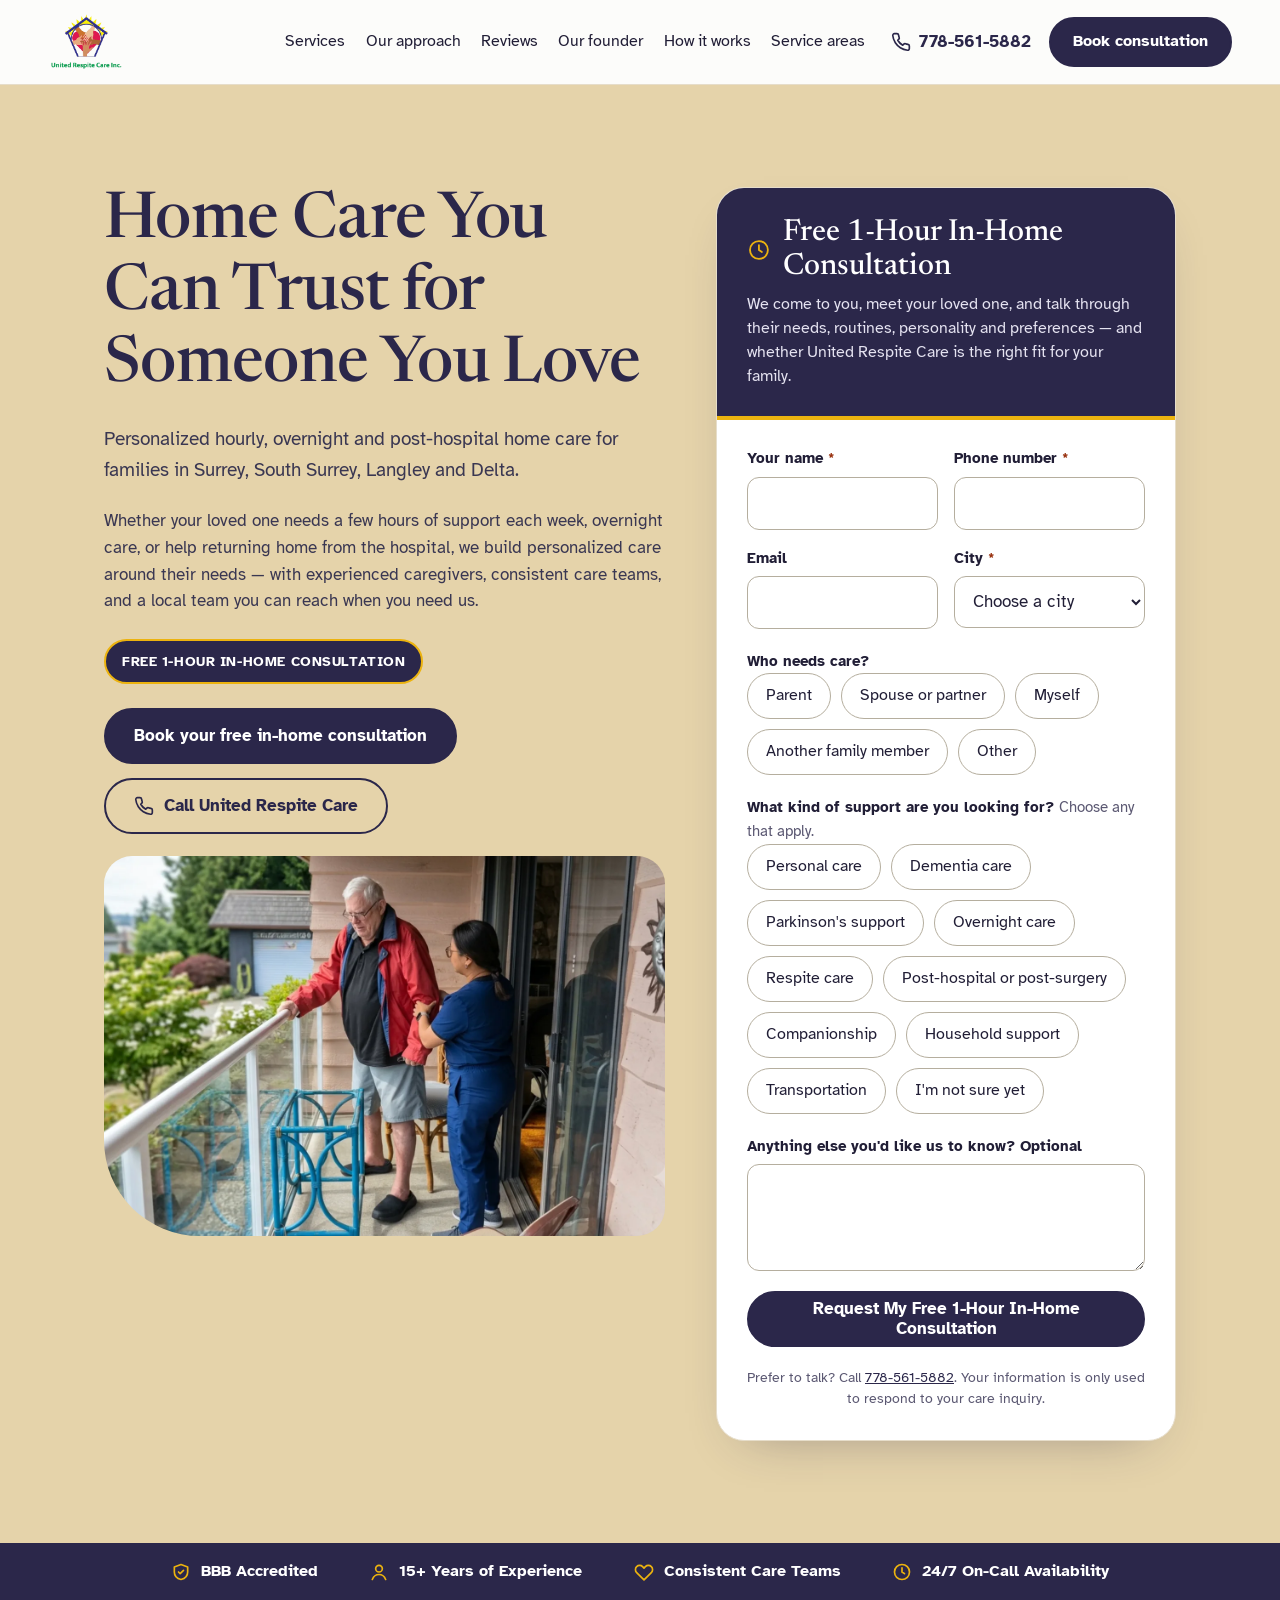
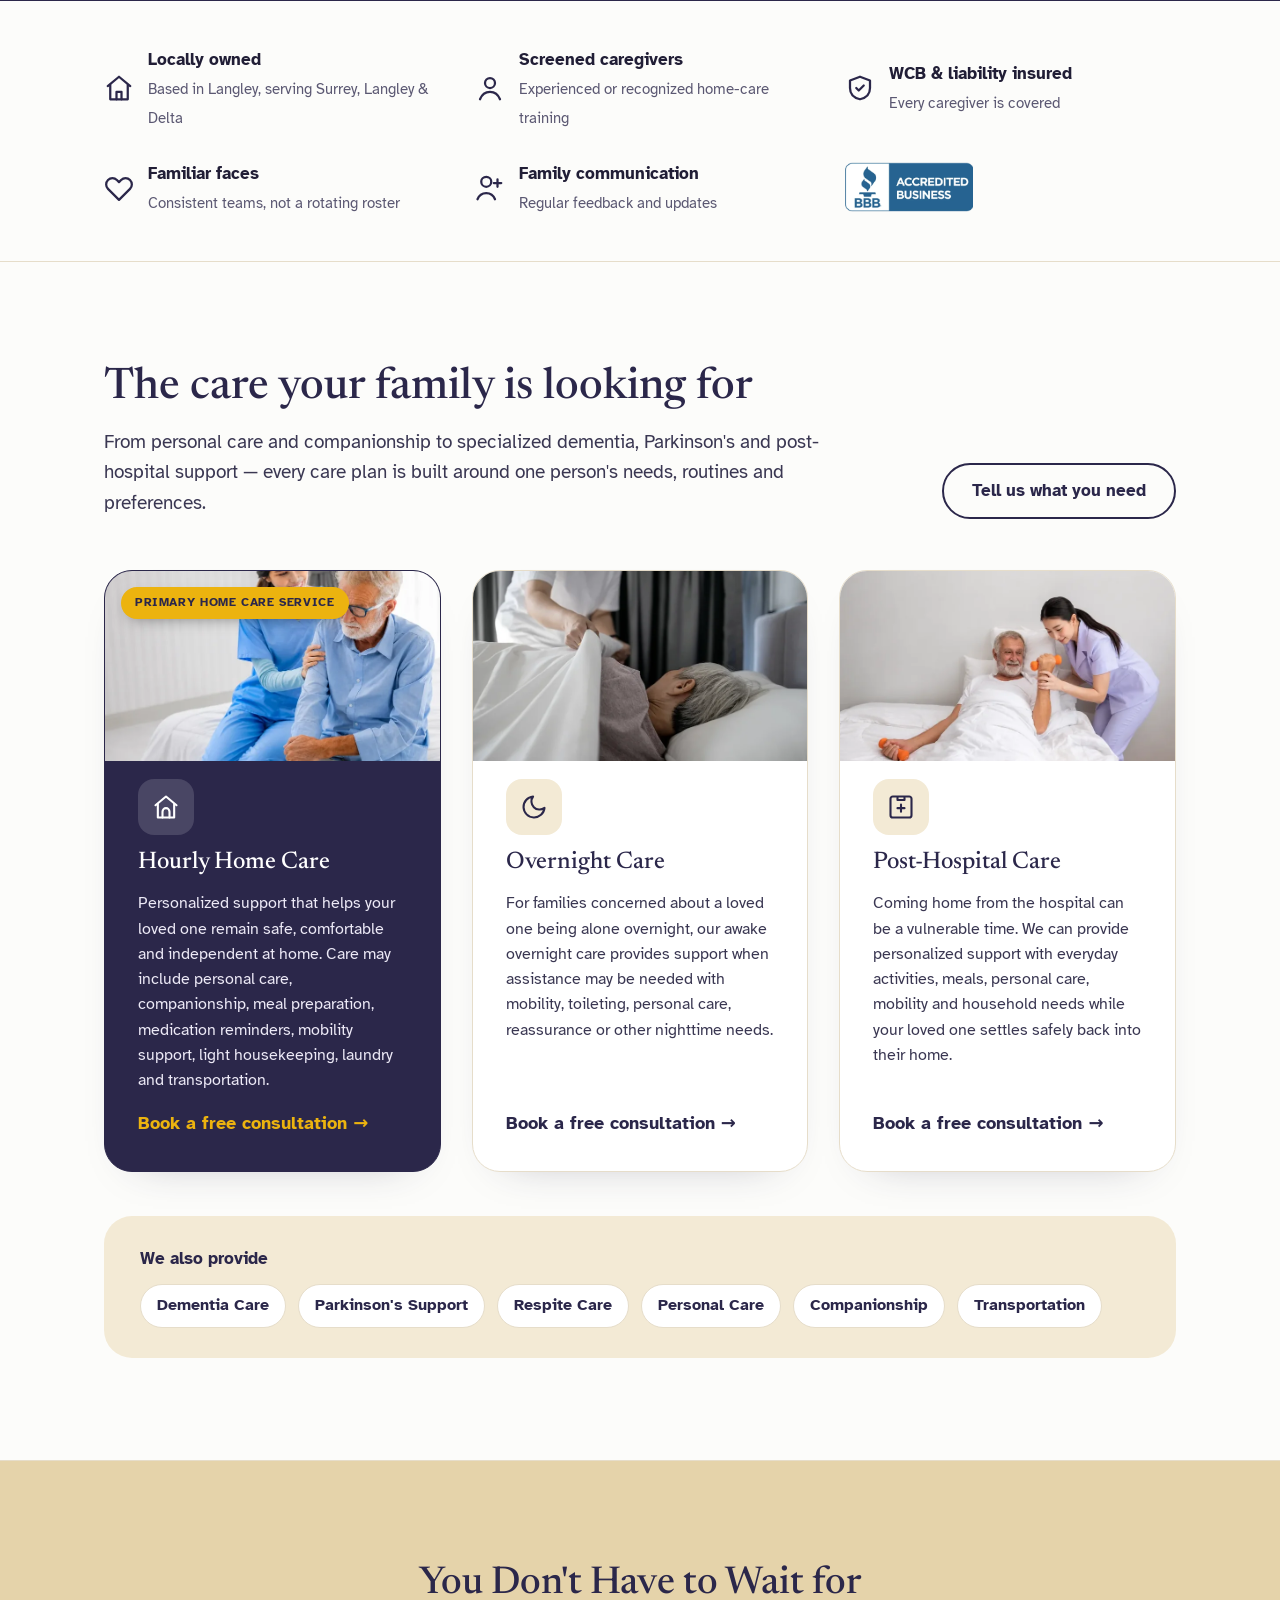
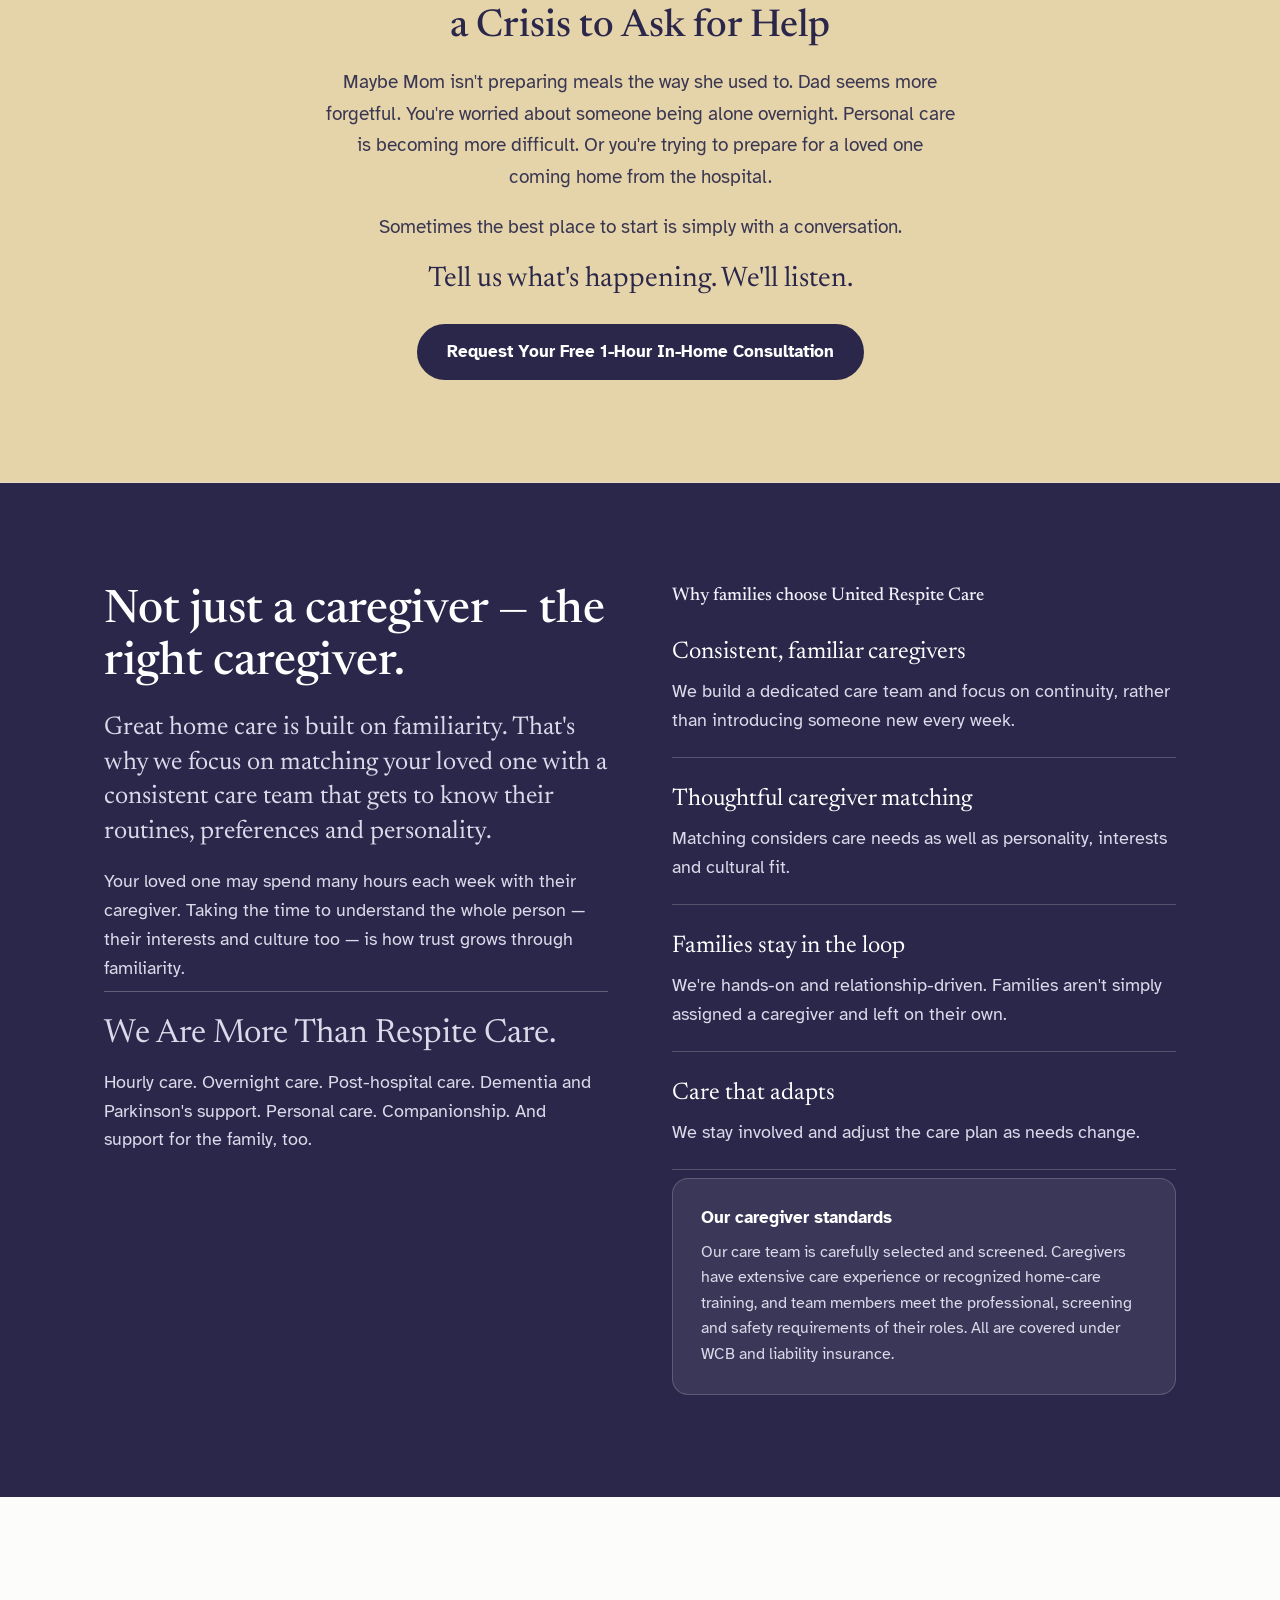
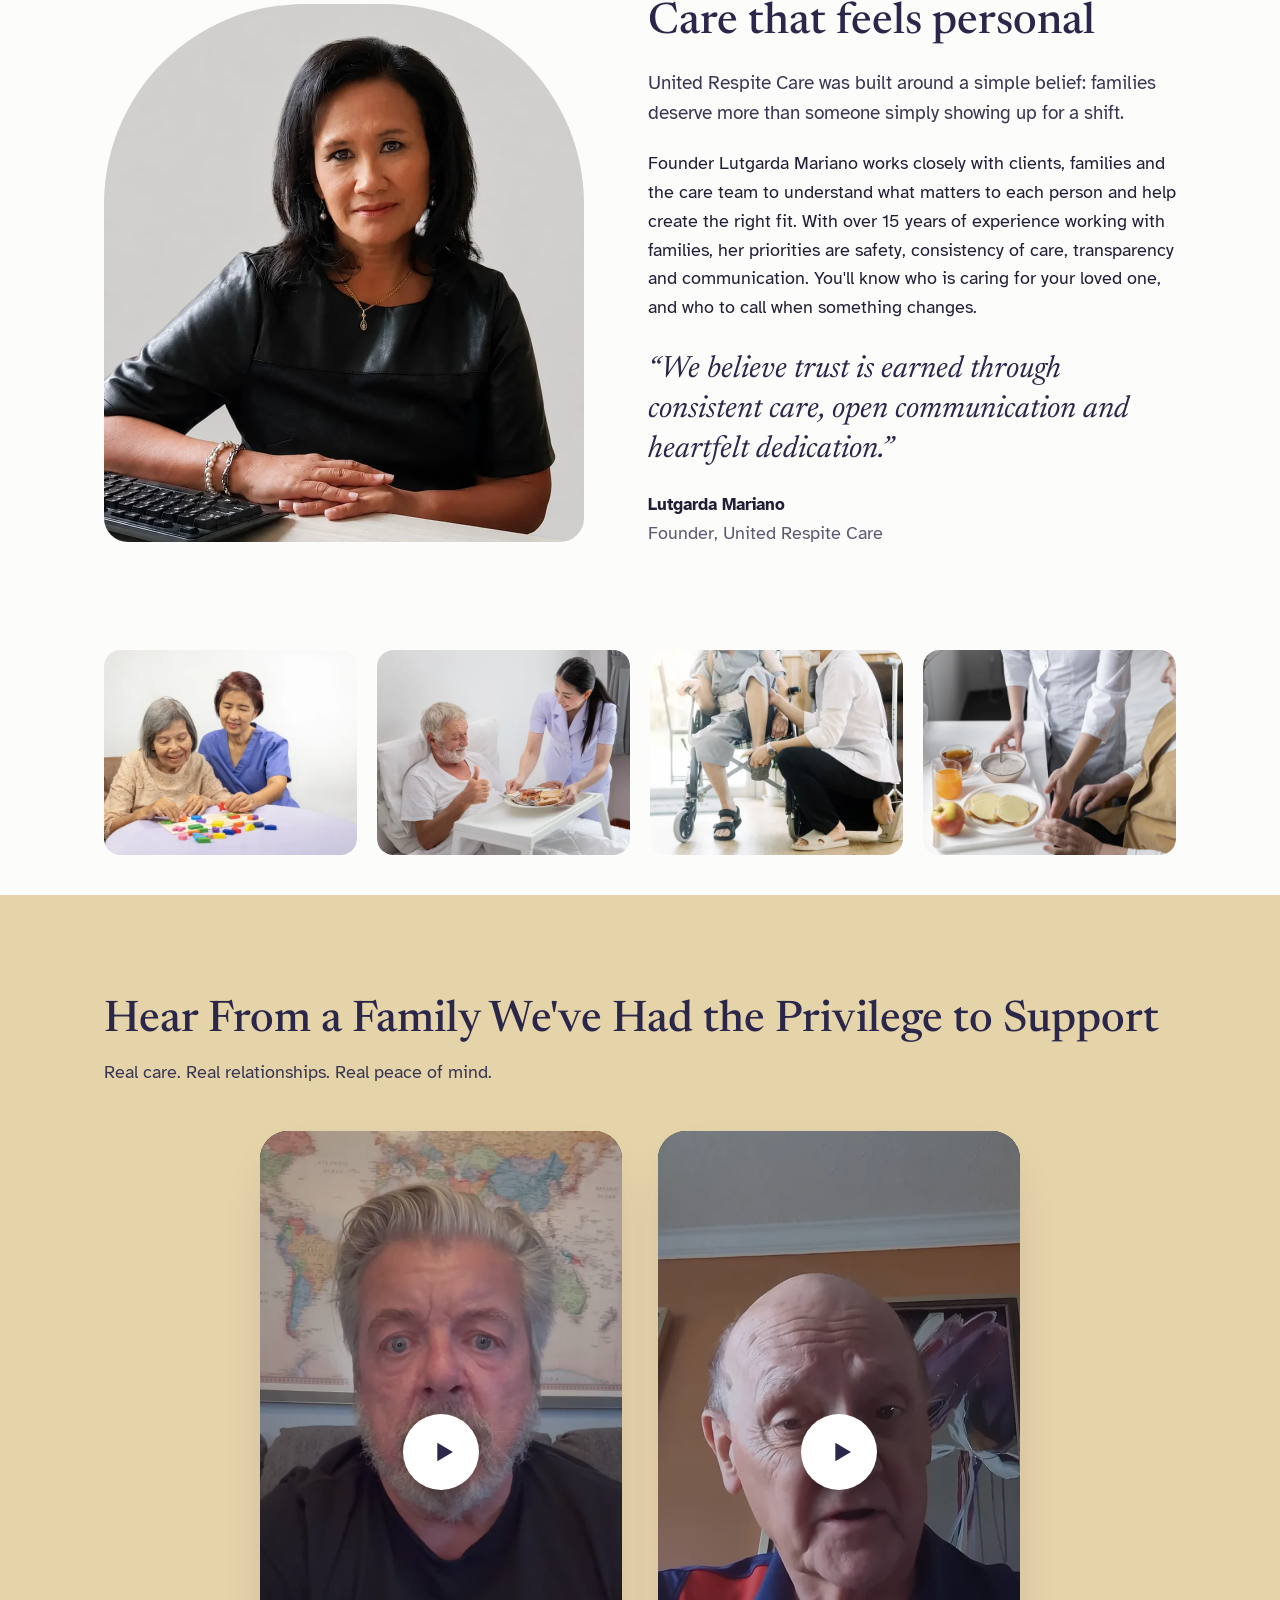
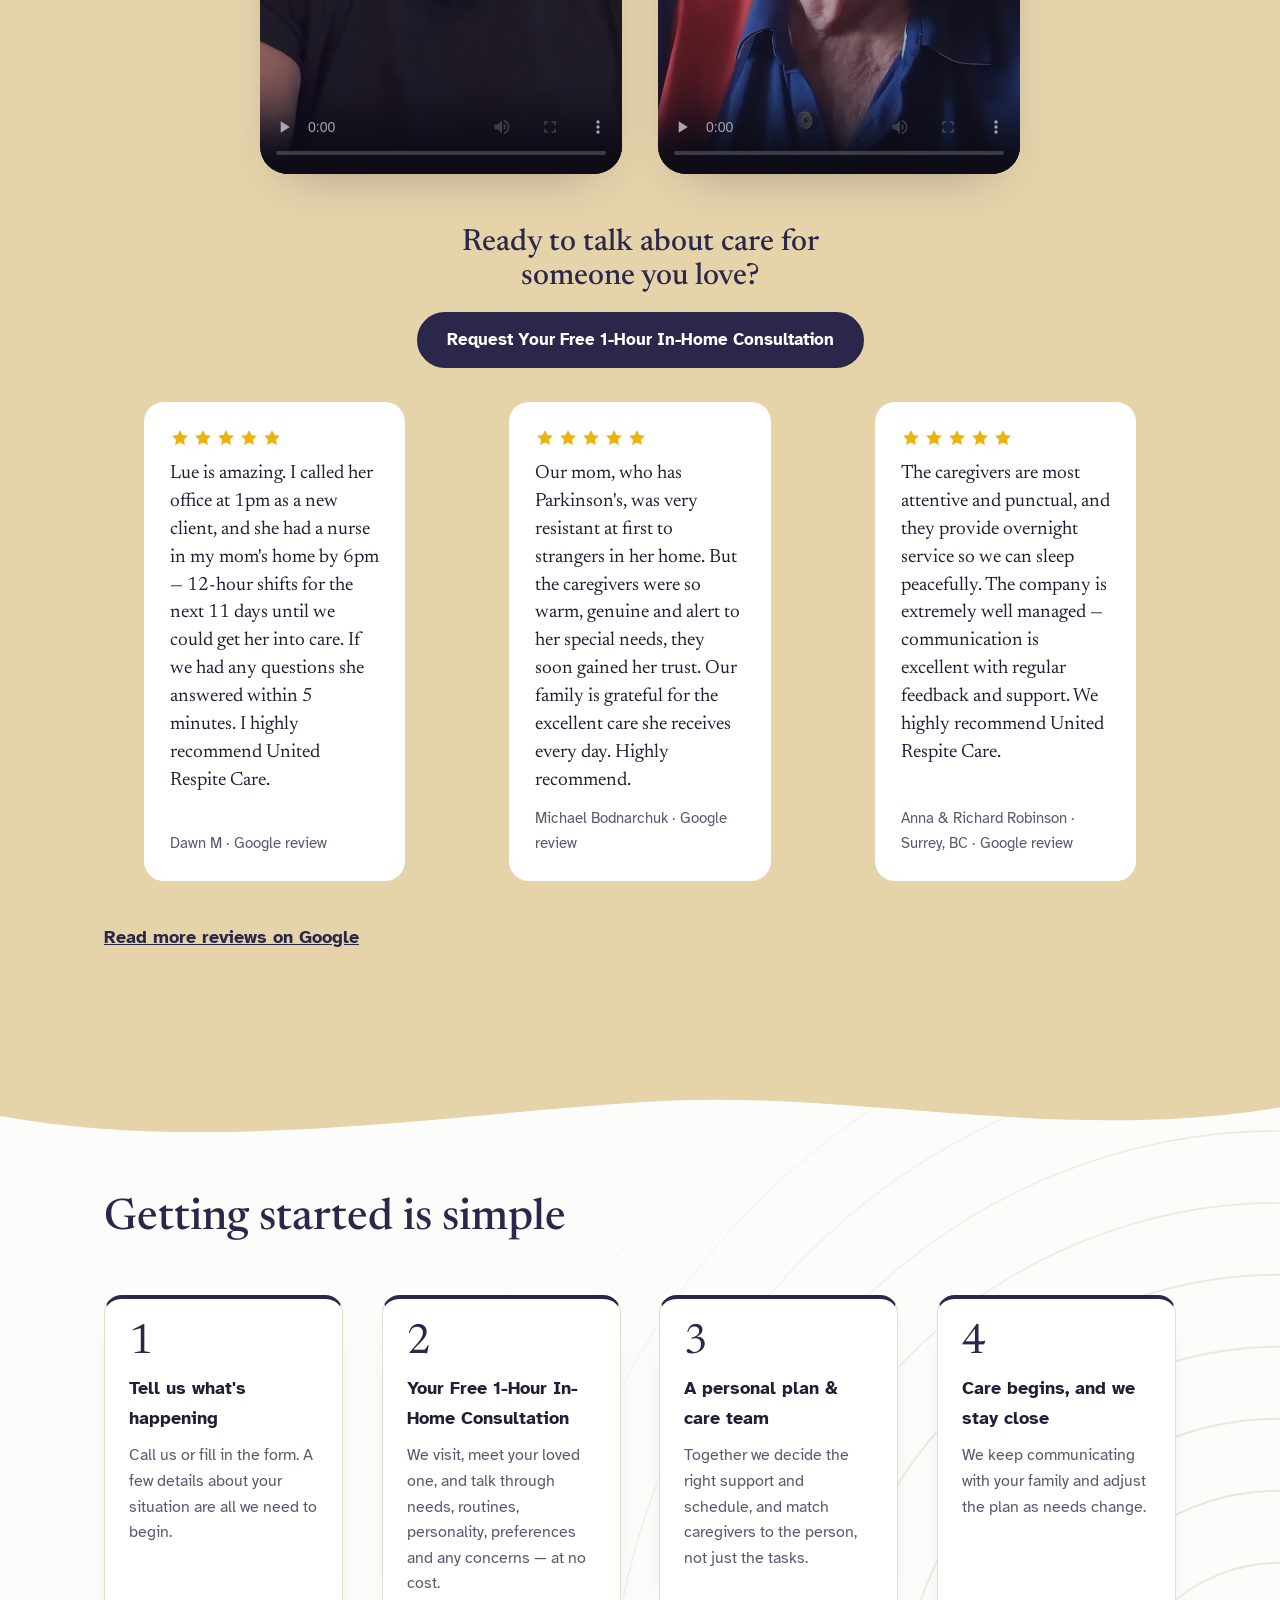
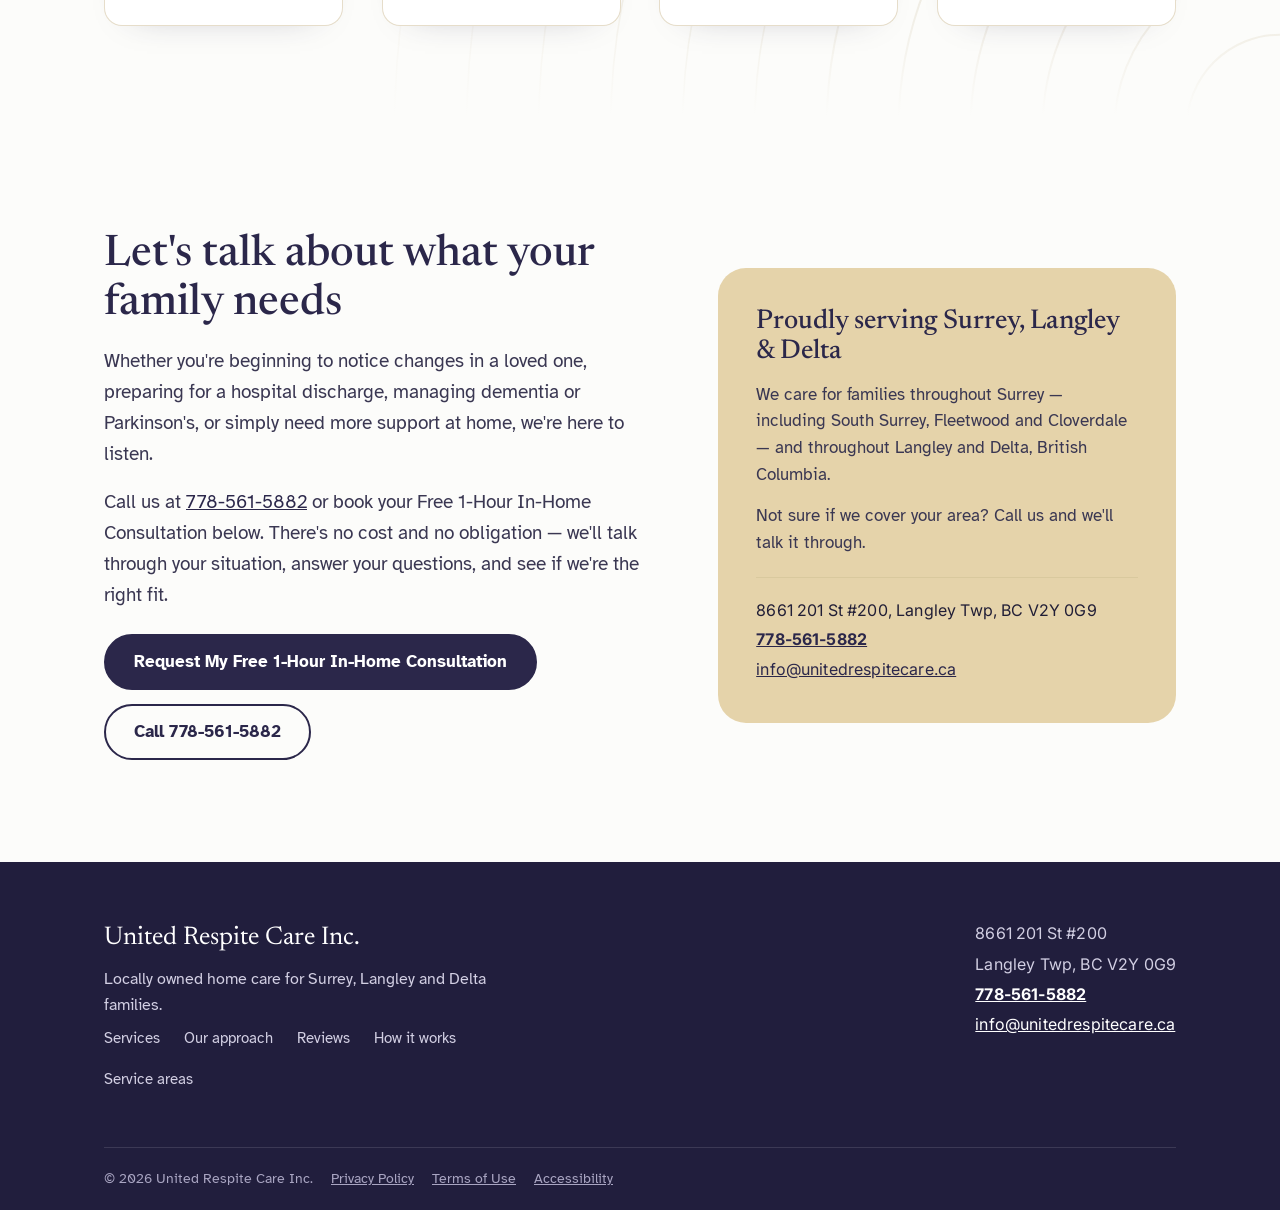
<file: index.html>
<!doctype html>
<html lang="en" class="no-js">
<head>
<script>document.documentElement.className=document.documentElement.className.replace('no-js','js');</script>
<meta charset="utf-8">
<meta name="viewport" content="width=device-width, initial-scale=1, viewport-fit=cover">
<title>Home Care in Surrey, Langley &amp; Delta | United Respite Care Inc.</title>
<meta name="description" content="Trusted, locally owned home care in Surrey, South Surrey, Langley and Delta, BC. Hourly, overnight and post-hospital care with screened, consistent caregivers. Book a Free 1-Hour In-Home Consultation.">
<link rel="canonical" href="https://www.unitedrespitecare.ca/">
<meta property="og:title" content="Home Care You Can Trust for Someone You Love — United Respite Care">
<meta property="og:description" content="Personalized hourly, overnight and post-hospital home care for families in Surrey, South Surrey, Langley and Delta, BC. Free 1-Hour In-Home Consultation.">
<meta property="og:type" content="website">
<meta property="og:url" content="https://www.unitedrespitecare.ca/">
<meta property="og:image" content="https://www.unitedrespitecare.ca/assets/hero.webp">
<meta name="theme-color" content="#2B274A">
<link rel="icon" href="assets/logo.webp">
<link rel="preconnect" href="https://fonts.googleapis.com">
<link rel="preconnect" href="https://fonts.gstatic.com" crossorigin>
<link rel="preload" as="image" href="assets/hero.webp" fetchpriority="high">
<link rel="preload" as="image" href="assets/logo.webp">
<link href="https://fonts.googleapis.com/css2?family=Atkinson+Hyperlegible:ital,wght@0,400;0,700;1,400&family=Inter:wght@400;500;600;700&family=Newsreader:ital,opsz,wght@0,6..72,400;0,6..72,500;1,6..72,400&display=swap" rel="stylesheet">
<script type="application/ld+json">
{
  "@context":"https://schema.org",
  "@type":"HomeAndConstructionBusiness",
  "@id":"https://www.unitedrespitecare.ca/#business",
  "name":"United Respite Care Inc.",
  "image":"https://www.unitedrespitecare.ca/assets/hero.webp",
  "url":"https://www.unitedrespitecare.ca/",
  "telephone":"+1-778-561-5882",
  "email":"info@unitedrespitecare.ca",
  "priceRange":"$$",
  "address":{"@type":"PostalAddress","streetAddress":"8661 201 St #200","addressLocality":"Langley Twp","addressRegion":"BC","postalCode":"V2Y 0G9","addressCountry":"CA"},
  "areaServed":["Surrey","South Surrey","Fleetwood","Cloverdale","Langley","Delta"],
  "description":"Locally owned home care agency providing personalized hourly, overnight and post-hospital in-home care for families in Surrey, South Surrey, Langley and Delta, BC."
}
</script>
<link rel="stylesheet" href="styles.css">
</head>
<body>
<a class="skip-link" href="#main">Skip to main content</a>

<header class="site-header">
  <div class="header-inner">
    <a class="brand" href="#top" aria-label="United Respite Care Inc. — home">
      <img src="assets/logo.webp" alt="United Respite Care Inc." width="140" height="64" loading="eager" fetchpriority="high" decoding="async">
    </a>
    <nav class="main-nav" aria-label="Primary">
      <a href="#services">Services</a>
      <a href="#approach">Our approach</a>
      <a href="#stories">Reviews</a>
      <a href="#founder">Our founder</a>
      <a href="#how">How it works</a>
      <a href="#areas">Service areas</a>
    </nav>
    <div class="header-cta">
      <a class="header-phone" href="tel:+17785615882" aria-label="Call 778 561 5882">
        <svg width="20" height="20" viewBox="0 0 24 24" fill="none" stroke="currentColor" stroke-width="2" stroke-linecap="round" stroke-linejoin="round" aria-hidden="true"><path d="M22 16.92v3a2 2 0 0 1-2.18 2 19.79 19.79 0 0 1-8.63-3.07 19.5 19.5 0 0 1-6-6 19.79 19.79 0 0 1-3.07-8.67A2 2 0 0 1 4.11 2h3a2 2 0 0 1 2 1.72 12.84 12.84 0 0 0 .7 2.81 2 2 0 0 1-.45 2.11L8.09 9.91a16 16 0 0 0 6 6l1.27-1.27a2 2 0 0 1 2.11-.45 12.84 12.84 0 0 0 2.81.7A2 2 0 0 1 22 16.92z"></path></svg>
        778-561-5882
      </a>
      <a class="btn btn-primary" href="#consult">Book consultation</a>
    </div>
  </div>
</header>

<main id="main">

<section id="top" class="hero section" aria-labelledby="hero-title">
  <div class="wrap hero-grid">
    <div class="hero-copy">
      <h1 id="hero-title">Home Care You Can Trust for Someone You Love</h1>
      <p class="lead">Personalized hourly, overnight and post-hospital home care for families in Surrey, South Surrey, Langley and Delta.</p>
      <p class="hero-sub">Whether your loved one needs a few hours of support each week, overnight care, or help returning home from the hospital, we build personalized care around their needs — with experienced caregivers, consistent care teams, and a local team you can reach when you need us.</p>
      <p class="offer-flag"><span>Free 1-Hour In-Home Consultation</span></p>
      <div class="hero-actions">
        <a class="btn btn-primary" href="#consult">Book your free in-home consultation</a>
        <a class="btn btn-outline" href="tel:+17785615882">
          <svg width="20" height="20" viewBox="0 0 24 24" fill="none" stroke="currentColor" stroke-width="2" stroke-linecap="round" stroke-linejoin="round" aria-hidden="true"><path d="M22 16.92v3a2 2 0 0 1-2.18 2 19.79 19.79 0 0 1-8.63-3.07 19.5 19.5 0 0 1-6-6 19.79 19.79 0 0 1-3.07-8.67A2 2 0 0 1 4.11 2h3a2 2 0 0 1 2 1.72 12.84 12.84 0 0 0 .7 2.81 2 2 0 0 1-.45 2.11L8.09 9.91a16 16 0 0 0 6 6l1.27-1.27a2 2 0 0 1 2.11-.45 12.84 12.84 0 0 0 2.81.7A2 2 0 0 1 22 16.92z"></path></svg>
          Call United Respite Care
        </a>
      </div>
      <img class="hero-photo" src="assets/hero.webp" alt="A United Respite Care caregiver steadying a senior client on his balcony" width="1600" height="893" loading="eager" fetchpriority="high" decoding="async">
    </div>

    <div class="form-card" id="consult">
      <div id="form-live">
      <div class="form-head">
        <div class="form-head-title">
          <svg width="30" height="30" viewBox="0 0 24 24" fill="none" stroke="#ECB30F" stroke-width="1.8" stroke-linecap="round" stroke-linejoin="round" aria-hidden="true"><circle cx="12" cy="12" r="9"></circle><path d="M12 7v5l3 2"></path></svg>
          <h2>Free 1-Hour In-Home Consultation</h2>
        </div>
        <p>We come to you, meet your loved one, and talk through their needs, routines, personality and preferences — and whether United Respite Care is the right fit for your family.</p>
      </div>

      <form id="lead-form" class="form-body" action="https://formspree.io/f/YOUR_FORM_ID" method="POST" aria-label="Request a free consultation">
        <div class="field-row">
          <div class="field">
            <label for="f-name">Your name <span class="req" aria-hidden="true">*</span></label>
            <input id="f-name" name="name" type="text" autocomplete="name" required>
          </div>
          <div class="field">
            <label for="f-phone">Phone number <span class="req" aria-hidden="true">*</span></label>
            <input id="f-phone" name="phone" type="tel" autocomplete="tel" required>
          </div>
          <div class="field">
            <label for="f-email">Email</label>
            <input id="f-email" name="email" type="email" autocomplete="email">
          </div>
          <div class="field">
            <label for="f-city">City <span class="req" aria-hidden="true">*</span></label>
            <select id="f-city" name="city" required>
              <option value="">Choose a city</option>
              <option>Surrey</option>
              <option>South Surrey</option>
              <option>Langley</option>
              <option>Delta</option>
              <option>Other</option>
            </select>
          </div>
        </div>

        <fieldset class="chip-group" style="border:0;margin:0;padding:0">
          <legend style="font-weight:700;font-size:.95rem;padding:0">Who needs care?</legend>
          <div class="chips" role="group" aria-label="Who needs care?">
            <button type="button" class="chip" data-group="who" data-value="Parent" aria-pressed="false">Parent</button>
            <button type="button" class="chip" data-group="who" data-value="Spouse or partner" aria-pressed="false">Spouse or partner</button>
            <button type="button" class="chip" data-group="who" data-value="Myself" aria-pressed="false">Myself</button>
            <button type="button" class="chip" data-group="who" data-value="Another family member" aria-pressed="false">Another family member</button>
            <button type="button" class="chip" data-group="who" data-value="Other" aria-pressed="false">Other</button>
          </div>
        </fieldset>

        <fieldset class="chip-group" style="border:0;margin:0;padding:0">
          <legend style="font-weight:700;font-size:.95rem;padding:0">What kind of support are you looking for? <span class="hint">Choose any that apply.</span></legend>
          <div class="chips" role="group" aria-label="Type of support needed">
            <button type="button" class="chip" data-group="support" data-value="Personal care" aria-pressed="false">Personal care</button>
            <button type="button" class="chip" data-group="support" data-value="Dementia care" aria-pressed="false">Dementia care</button>
            <button type="button" class="chip" data-group="support" data-value="Parkinson's support" aria-pressed="false">Parkinson's support</button>
            <button type="button" class="chip" data-group="support" data-value="Overnight care" aria-pressed="false">Overnight care</button>
            <button type="button" class="chip" data-group="support" data-value="Respite care" aria-pressed="false">Respite care</button>
            <button type="button" class="chip" data-group="support" data-value="Post-hospital or post-surgery" aria-pressed="false">Post-hospital or post-surgery</button>
            <button type="button" class="chip" data-group="support" data-value="Companionship" aria-pressed="false">Companionship</button>
            <button type="button" class="chip" data-group="support" data-value="Household support" aria-pressed="false">Household support</button>
            <button type="button" class="chip" data-group="support" data-value="Transportation" aria-pressed="false">Transportation</button>
            <button type="button" class="chip" data-group="support" data-value="I'm not sure yet" aria-pressed="false">I'm not sure yet</button>
          </div>
        </fieldset>

        <div class="field">
          <label for="f-msg">Anything else you'd like us to know? <span class="hint">Optional</span></label>
          <textarea id="f-msg" name="message" rows="3"></textarea>
        </div>

        <button type="submit" class="btn btn-primary" style="width:100%">Request My Free 1-Hour In-Home Consultation</button>
        <p class="form-fine">Prefer to talk? Call <a href="tel:+17785615882">778-561-5882</a>. Your information is only used to respond to your care inquiry.</p>
      </form>
      </div><!-- /#form-live -->

      <div class="thanks" id="thanks-panel" hidden>
        <span class="check" aria-hidden="true">
          <svg width="28" height="28" viewBox="0 0 24 24" fill="none" stroke="currentColor" stroke-width="2.2" stroke-linecap="round" stroke-linejoin="round"><path d="M20 6 9 17l-5-5"></path></svg>
        </span>
        <h2>Thank you. Your request has been sent.</h2>
        <p>A member of our team will call you to arrange your Free 1-Hour In-Home Consultation. If something feels urgent, please call us at <a href="tel:+17785615882">778-561-5882</a>.</p>
        <button type="button" class="btn btn-outline" id="reset-btn" style="align-self:flex-start">Edit my request</button>
      </div>
    </div>
  </div>
</section>

<!-- Trust bar -->
<aside class="trustbar" aria-label="Credentials at a glance">
  <div class="wrap">
    <ul>
      <li>
        <svg width="20" height="20" viewBox="0 0 24 24" fill="none" stroke="currentColor" stroke-width="2" stroke-linecap="round" stroke-linejoin="round" aria-hidden="true"><path d="M12 3 4 6v6c0 5 3.5 8 8 9 4.5-1 8-4 8-9V6z"></path><path d="m9 12 2 2 4-4"></path></svg>
        BBB Accredited
      </li>
      <li>
        <svg width="20" height="20" viewBox="0 0 24 24" fill="none" stroke="currentColor" stroke-width="2" stroke-linecap="round" stroke-linejoin="round" aria-hidden="true"><circle cx="12" cy="8" r="4"></circle><path d="M4 21c1.5-4 4.5-6 8-6s6.5 2 8 6"></path></svg>
        15+ Years of Experience
      </li>
      <li>
        <svg width="20" height="20" viewBox="0 0 24 24" fill="none" stroke="currentColor" stroke-width="2" stroke-linecap="round" stroke-linejoin="round" aria-hidden="true"><path d="M20.8 5.6a5 5 0 0 0-7.1 0L12 7.3l-1.7-1.7a5 5 0 0 0-7.1 7.1L12 21.5l8.8-8.8a5 5 0 0 0 0-7.1z"></path></svg>
        Consistent Care Teams
      </li>
      <li>
        <svg width="20" height="20" viewBox="0 0 24 24" fill="none" stroke="currentColor" stroke-width="2" stroke-linecap="round" stroke-linejoin="round" aria-hidden="true"><circle cx="12" cy="12" r="9"></circle><path d="M12 7v5l3 2"></path></svg>
        24/7 On-Call Availability
      </li>
    </ul>
  </div>
</aside>

<section class="trust" aria-label="Why families trust us">
  <div class="wrap">
    <ul class="trust-grid reveal-stagger" style="list-style:none;margin:0;padding:0">
      <li class="trust-item">
        <svg width="30" height="30" viewBox="0 0 24 24" fill="none" stroke="currentColor" stroke-width="1.8" stroke-linecap="round" stroke-linejoin="round" aria-hidden="true"><path d="M3 10.5 12 3l9 7.5"></path><path d="M5 9.5V21h14V9.5"></path><path d="M10 21v-6h4v6"></path></svg>
        <span><span class="t-title">Locally owned</span><br><span class="t-sub">Based in Langley, serving Surrey, Langley &amp; Delta</span></span>
      </li>
      <li class="trust-item">
        <svg width="30" height="30" viewBox="0 0 24 24" fill="none" stroke="currentColor" stroke-width="1.8" stroke-linecap="round" stroke-linejoin="round" aria-hidden="true"><circle cx="12" cy="8" r="4"></circle><path d="M4 21c1.5-4 4.5-6 8-6s6.5 2 8 6"></path></svg>
        <span><span class="t-title">Screened caregivers</span><br><span class="t-sub">Experienced or recognized home-care training</span></span>
      </li>
      <li class="trust-item">
        <svg width="30" height="30" viewBox="0 0 24 24" fill="none" stroke="currentColor" stroke-width="1.8" stroke-linecap="round" stroke-linejoin="round" aria-hidden="true"><path d="M12 3 4 6v6c0 5 3.5 8 8 9 4.5-1 8-4 8-9V6z"></path><path d="m9 12 2 2 4-4"></path></svg>
        <span><span class="t-title">WCB &amp; liability insured</span><br><span class="t-sub">Every caregiver is covered</span></span>
      </li>
      <li class="trust-item">
        <svg width="30" height="30" viewBox="0 0 24 24" fill="none" stroke="currentColor" stroke-width="1.8" stroke-linecap="round" stroke-linejoin="round" aria-hidden="true"><path d="M20.8 5.6a5 5 0 0 0-7.1 0L12 7.3l-1.7-1.7a5 5 0 0 0-7.1 7.1L12 21.5l8.8-8.8a5 5 0 0 0 0-7.1z"></path></svg>
        <span><span class="t-title">Familiar faces</span><br><span class="t-sub">Consistent teams, not a rotating roster</span></span>
      </li>
      <li class="trust-item">
        <svg width="30" height="30" viewBox="0 0 24 24" fill="none" stroke="currentColor" stroke-width="1.8" stroke-linecap="round" stroke-linejoin="round" aria-hidden="true"><path d="M9 11a4 4 0 1 0 0-8 4 4 0 0 0 0 8z"></path><path d="M15 8h6M18 5v6"></path><path d="M2 21c1.2-3.2 3.8-5 7-5s5.8 1.8 7 5"></path></svg>
        <span><span class="t-title">Family communication</span><br><span class="t-sub">Regular feedback and updates</span></span>
      </li>
      <li class="trust-item">
        <img src="assets/bbb-accredited.webp" alt="BBB Accredited Business" width="738" height="300" loading="lazy" decoding="async">
      </li>
    </ul>
  </div>
</section>

<section id="services" class="section" aria-labelledby="services-title">
  <div class="wrap">
    <div class="services-head reveal">
      <div>
        <h2 id="services-title">The care your family is looking for</h2>
        <p class="lead">From personal care and companionship to specialized dementia, Parkinson's and post-hospital support — every care plan is built around one person's needs, routines and preferences.</p>
      </div>
      <a class="btn btn-outline" href="#consult">Tell us what you need</a>
    </div>

    <div class="svc-primary reveal-stagger">
      <article class="svc-card svc-card-lead">
        <span class="svc-tag">Primary home care service</span>
        <img class="svc-photo" src="assets/svc-hourly.webp" alt="A caregiver supporting a senior man with a reassuring hand on his shoulder" width="760" height="507" loading="lazy">
        <div class="svc-ic" aria-hidden="true">
          <svg width="28" height="28" viewBox="0 0 24 24" fill="none" stroke="currentColor" stroke-width="1.8" stroke-linecap="round" stroke-linejoin="round"><path d="M3 10.5 12 3l9 7.5"></path><path d="M5 9.5V21h14V9.5"></path><path d="M9 21v-5a3 3 0 0 1 6 0v5"></path></svg>
        </div>
        <h3>Hourly Home Care</h3>
        <p>Personalized support that helps your loved one remain safe, comfortable and independent at home. Care may include personal care, companionship, meal preparation, medication reminders, mobility support, light housekeeping, laundry and transportation.</p>
        <a class="svc-link" href="#consult">Book a free consultation &rarr;</a>
      </article>

      <article class="svc-card">
        <img class="svc-photo" src="assets/svc-overnight.webp" alt="A caregiver helping a senior settle comfortably in bed" width="760" height="507" loading="lazy">
        <div class="svc-ic" aria-hidden="true">
          <svg width="28" height="28" viewBox="0 0 24 24" fill="none" stroke="currentColor" stroke-width="1.8" stroke-linecap="round" stroke-linejoin="round"><path d="M21 12.8A9 9 0 1 1 11.2 3 7 7 0 0 0 21 12.8z"></path></svg>
        </div>
        <h3>Overnight Care</h3>
        <p>For families concerned about a loved one being alone overnight, our awake overnight care provides support when assistance may be needed with mobility, toileting, personal care, reassurance or other nighttime needs.</p>
        <a class="svc-link" href="#consult">Book a free consultation &rarr;</a>
      </article>

      <article class="svc-card">
        <img class="svc-photo" src="assets/svc-posthospital.webp" alt="A caregiver guiding a senior man through gentle recovery exercises at home" width="760" height="506" loading="lazy">
        <div class="svc-ic" aria-hidden="true">
          <svg width="28" height="28" viewBox="0 0 24 24" fill="none" stroke="currentColor" stroke-width="1.8" stroke-linecap="round" stroke-linejoin="round"><path d="M8 3H5a2 2 0 0 0-2 2v14a2 2 0 0 0 2 2h14a2 2 0 0 0 2-2V5a2 2 0 0 0-2-2h-3"></path><path d="M9 3h6v3H9z"></path><path d="M12 10v6M9 13h6"></path></svg>
        </div>
        <h3>Post-Hospital Care</h3>
        <p>Coming home from the hospital can be a vulnerable time. We can provide personalized support with everyday activities, meals, personal care, mobility and household needs while your loved one settles safely back into their home.</p>
        <a class="svc-link" href="#consult">Book a free consultation &rarr;</a>
      </article>
    </div>

    <div class="svc-also">
      <span class="svc-also-label">We also provide</span>
      <ul class="svc-also-list reveal-stagger">
        <li>Dementia Care</li>
        <li>Parkinson's Support</li>
        <li>Respite Care</li>
        <li>Personal Care</li>
        <li>Companionship</li>
        <li>Transportation</li>
      </ul>
    </div>
  </div>
</section>

<!-- You don't have to wait for a crisis -->
<section id="crisis" class="crisis section" aria-labelledby="crisis-title">
  <div class="wrap crisis-inner reveal">
    <h2 id="crisis-title">You Don't Have to Wait for a Crisis to Ask for Help</h2>
    <p class="crisis-lead">Maybe Mom isn't preparing meals the way she used to. Dad seems more forgetful. You're worried about someone being alone overnight. Personal care is becoming more difficult. Or you're trying to prepare for a loved one coming home from the hospital.</p>
    <p class="crisis-line">Sometimes the best place to start is simply with a conversation.</p>
    <p class="crisis-strong">Tell us what's happening. We'll listen.</p>
    <a class="btn btn-primary" href="#consult">Request Your Free 1-Hour In-Home Consultation</a>
  </div>
</section>

<section id="approach" class="approach section" aria-labelledby="approach-title">
  <div class="wrap approach-grid reveal">
    <div>
      <h2 id="approach-title">Not just a caregiver — the right caregiver.</h2>
      <p class="approach-lead" style="margin-top:22px">Great home care is built on familiarity. That's why we focus on matching your loved one with a consistent care team that gets to know their routines, preferences and personality.</p>
      <p style="margin-top:18px">Your loved one may spend many hours each week with their caregiver. Taking the time to understand the whole person — their interests and culture too — is how trust grows through familiarity.</p>
      <p class="more-line">We Are More Than Respite Care.</p>
      <p style="margin-top:14px">Hourly care. Overnight care. Post-hospital care. Dementia and Parkinson's support. Personal care. Companionship. And support for the family, too.</p>
    </div>
    <div class="why-list">
      <h3>Why families choose United Respite Care</h3>
      <div class="why-item"><div class="w-title">Consistent, familiar caregivers</div><div class="w-desc">We build a dedicated care team and focus on continuity, rather than introducing someone new every week.</div></div>
      <div class="why-item"><div class="w-title">Thoughtful caregiver matching</div><div class="w-desc">Matching considers care needs as well as personality, interests and cultural fit.</div></div>
      <div class="why-item"><div class="w-title">Families stay in the loop</div><div class="w-desc">We're hands-on and relationship-driven. Families aren't simply assigned a caregiver and left on their own.</div></div>
      <div class="why-item"><div class="w-title">Care that adapts</div><div class="w-desc">We stay involved and adjust the care plan as needs change.</div></div>
      <div class="standards">
        <div class="st-title">Our caregiver standards</div>
        <p>Our care team is carefully selected and screened. Caregivers have extensive care experience or recognized home-care training, and team members meet the professional, screening and safety requirements of their roles. All are covered under WCB and liability insurance.</p>
      </div>
    </div>
  </div>
</section>

<section id="founder" class="section" aria-labelledby="founder-title">
  <div class="wrap founder-grid reveal">
    <img class="founder-photo" src="assets/founder-headshot.webp" alt="Lutgarda Mariano, Founder of United Respite Care" width="960" height="1154" loading="lazy">
    <div class="founder-copy">
      <h2 id="founder-title">Care that feels personal</h2>
      <p class="lead">United Respite Care was built around a simple belief: families deserve more than someone simply showing up for a shift.</p>
      <p>Founder Lutgarda Mariano works closely with clients, families and the care team to understand what matters to each person and help create the right fit. With over 15 years of experience working with families, her priorities are safety, consistency of care, transparency and communication. You'll know who is caring for your loved one, and who to call when something changes.</p>
      <blockquote class="founder-quote">“We believe trust is earned through consistent care, open communication and heartfelt dedication.”</blockquote>
      <p class="founder-sign"><strong>Lutgarda Mariano</strong><br><span>Founder, United Respite Care</span></p>
    </div>
  </div>
</section>

<!-- Life at home gallery -->
<section class="gallery" aria-label="Care at home">
  <div class="wrap">
    <ul class="gallery-grid reveal-stagger">
      <li><img src="assets/gal-dementia.webp" alt="A caregiver doing a shape-puzzle activity with a senior woman" width="760" height="507" loading="lazy"></li>
      <li><img src="assets/gal-meals.webp" alt="A caregiver serving a smiling senior man breakfast in bed" width="760" height="507" loading="lazy"></li>
      <li><img src="assets/gal-mobility.webp" alt="A caregiver helping a senior woman with mobility exercises using a walker" width="760" height="507" loading="lazy"></li>
      <li><img src="assets/gal-feeding.webp" alt="A caregiver gently helping a senior with a meal" width="760" height="506" loading="lazy"></li>
    </ul>
  </div>
</section>

<section id="stories" class="stories section" aria-labelledby="stories-title">
  <div class="wrap">
    <h2 id="stories-title" class="reveal">Hear From a Family We've Had the Privilege to Support</h2>
    <p class="stories-intro reveal">Real care. Real relationships. Real peace of mind.</p>

    <div class="video-duo reveal-stagger">
      <figure class="video-item">
        <div class="video-player">
          <video preload="none" playsinline controls poster="assets/poster-family.webp"
                 aria-label="A family shares their experience with United Respite Care">
            <source src="assets/testimonial-family.mp4" type="video/mp4">
            Sorry, your browser doesn't support embedded video. You can
            <a href="assets/testimonial-family.mp4">download the video</a> instead.
          </video>
          <button type="button" class="video-play-btn" aria-label="Play family testimonial video">
            <span class="play" aria-hidden="true"><svg width="34" height="34" viewBox="0 0 24 24" aria-hidden="true"><path d="M8 5.5v13l11-6.5z" fill="#2B274A"></path></svg></span>
          </button>
        </div>
      </figure>
      <figure class="video-item">
        <div class="video-player">
          <video preload="none" playsinline controls poster="assets/poster-vertical.webp"
                 aria-label="A family testimonial about United Respite Care">
            <source src="assets/testimonial-vertical.mp4" type="video/mp4">
            Sorry, your browser doesn't support embedded video. You can
            <a href="assets/testimonial-vertical.mp4">download the video</a> instead.
          </video>
          <button type="button" class="video-play-btn" aria-label="Play family testimonial video">
            <span class="play" aria-hidden="true"><svg width="34" height="34" viewBox="0 0 24 24" aria-hidden="true"><path d="M8 5.5v13l11-6.5z" fill="#2B274A"></path></svg></span>
          </button>
        </div>
      </figure>
    </div>

    <div class="video-cta reveal">
      <h3>Ready to talk about care for someone you love?</h3>
      <a class="btn btn-primary" href="#consult">Request Your Free 1-Hour In-Home Consultation</a>
    </div>

    <div class="reviews reveal-stagger">
      <figure class="review">
        <div class="stars" role="img" aria-label="5 out of 5 stars">
          <svg width="20" height="20" viewBox="0 0 24 24" aria-hidden="true"><path d="m12 2.5 2.9 6 6.6.9-4.8 4.6 1.2 6.5L12 17.4l-5.9 3.1 1.2-6.5L2.5 9.4l6.6-.9z" fill="#ECB30F"></path></svg>
          <svg width="20" height="20" viewBox="0 0 24 24" aria-hidden="true"><path d="m12 2.5 2.9 6 6.6.9-4.8 4.6 1.2 6.5L12 17.4l-5.9 3.1 1.2-6.5L2.5 9.4l6.6-.9z" fill="#ECB30F"></path></svg>
          <svg width="20" height="20" viewBox="0 0 24 24" aria-hidden="true"><path d="m12 2.5 2.9 6 6.6.9-4.8 4.6 1.2 6.5L12 17.4l-5.9 3.1 1.2-6.5L2.5 9.4l6.6-.9z" fill="#ECB30F"></path></svg>
          <svg width="20" height="20" viewBox="0 0 24 24" aria-hidden="true"><path d="m12 2.5 2.9 6 6.6.9-4.8 4.6 1.2 6.5L12 17.4l-5.9 3.1 1.2-6.5L2.5 9.4l6.6-.9z" fill="#ECB30F"></path></svg>
          <svg width="20" height="20" viewBox="0 0 24 24" aria-hidden="true"><path d="m12 2.5 2.9 6 6.6.9-4.8 4.6 1.2 6.5L12 17.4l-5.9 3.1 1.2-6.5L2.5 9.4l6.6-.9z" fill="#ECB30F"></path></svg>
        </div>
        <blockquote>Lue is amazing. I called her office at 1pm as a new client, and she had a nurse in my mom's home by 6pm — 12-hour shifts for the next 11 days until we could get her into care. If we had any questions she answered within 5 minutes. I highly recommend United Respite Care.</blockquote>
        <figcaption>Dawn M · Google review</figcaption>
      </figure>
      <figure class="review">
        <div class="stars" role="img" aria-label="5 out of 5 stars">
          <svg width="20" height="20" viewBox="0 0 24 24" aria-hidden="true"><path d="m12 2.5 2.9 6 6.6.9-4.8 4.6 1.2 6.5L12 17.4l-5.9 3.1 1.2-6.5L2.5 9.4l6.6-.9z" fill="#ECB30F"></path></svg>
          <svg width="20" height="20" viewBox="0 0 24 24" aria-hidden="true"><path d="m12 2.5 2.9 6 6.6.9-4.8 4.6 1.2 6.5L12 17.4l-5.9 3.1 1.2-6.5L2.5 9.4l6.6-.9z" fill="#ECB30F"></path></svg>
          <svg width="20" height="20" viewBox="0 0 24 24" aria-hidden="true"><path d="m12 2.5 2.9 6 6.6.9-4.8 4.6 1.2 6.5L12 17.4l-5.9 3.1 1.2-6.5L2.5 9.4l6.6-.9z" fill="#ECB30F"></path></svg>
          <svg width="20" height="20" viewBox="0 0 24 24" aria-hidden="true"><path d="m12 2.5 2.9 6 6.6.9-4.8 4.6 1.2 6.5L12 17.4l-5.9 3.1 1.2-6.5L2.5 9.4l6.6-.9z" fill="#ECB30F"></path></svg>
          <svg width="20" height="20" viewBox="0 0 24 24" aria-hidden="true"><path d="m12 2.5 2.9 6 6.6.9-4.8 4.6 1.2 6.5L12 17.4l-5.9 3.1 1.2-6.5L2.5 9.4l6.6-.9z" fill="#ECB30F"></path></svg>
        </div>
        <blockquote>Our mom, who has Parkinson's, was very resistant at first to strangers in her home. But the caregivers were so warm, genuine and alert to her special needs, they soon gained her trust. Our family is grateful for the excellent care she receives every day. Highly recommend.</blockquote>
        <figcaption>Michael Bodnarchuk · Google review</figcaption>
      </figure>
      <figure class="review">
        <div class="stars" role="img" aria-label="5 out of 5 stars">
          <svg width="20" height="20" viewBox="0 0 24 24" aria-hidden="true"><path d="m12 2.5 2.9 6 6.6.9-4.8 4.6 1.2 6.5L12 17.4l-5.9 3.1 1.2-6.5L2.5 9.4l6.6-.9z" fill="#ECB30F"></path></svg>
          <svg width="20" height="20" viewBox="0 0 24 24" aria-hidden="true"><path d="m12 2.5 2.9 6 6.6.9-4.8 4.6 1.2 6.5L12 17.4l-5.9 3.1 1.2-6.5L2.5 9.4l6.6-.9z" fill="#ECB30F"></path></svg>
          <svg width="20" height="20" viewBox="0 0 24 24" aria-hidden="true"><path d="m12 2.5 2.9 6 6.6.9-4.8 4.6 1.2 6.5L12 17.4l-5.9 3.1 1.2-6.5L2.5 9.4l6.6-.9z" fill="#ECB30F"></path></svg>
          <svg width="20" height="20" viewBox="0 0 24 24" aria-hidden="true"><path d="m12 2.5 2.9 6 6.6.9-4.8 4.6 1.2 6.5L12 17.4l-5.9 3.1 1.2-6.5L2.5 9.4l6.6-.9z" fill="#ECB30F"></path></svg>
          <svg width="20" height="20" viewBox="0 0 24 24" aria-hidden="true"><path d="m12 2.5 2.9 6 6.6.9-4.8 4.6 1.2 6.5L12 17.4l-5.9 3.1 1.2-6.5L2.5 9.4l6.6-.9z" fill="#ECB30F"></path></svg>
        </div>
        <blockquote>The caregivers are most attentive and punctual, and they provide overnight service so we can sleep peacefully. The company is extremely well managed — communication is excellent with regular feedback and support. We highly recommend United Respite Care.</blockquote>
        <figcaption>Anna &amp; Richard Robinson · Surrey, BC · Google review</figcaption>
      </figure>
    </div>
    <p class="reviews-more"><a href="https://www.google.com/search?q=United+Respite+Care+reviews">Read more reviews on Google</a></p>
  </div>
</section>

<section id="how" class="how section" aria-labelledby="how-title">
  <div class="wrap">
    <h2 id="how-title" class="reveal">Getting started is simple</h2>
    <ol class="steps reveal-stagger">
      <li class="step"><span class="num">1</span><span class="st-name">Tell us what's happening</span><span class="st-desc">Call us or fill in the form. A few details about your situation are all we need to begin.</span></li>
      <li class="step"><span class="num">2</span><span class="st-name">Your Free 1-Hour In-Home Consultation</span><span class="st-desc">We visit, meet your loved one, and talk through needs, routines, personality, preferences and any concerns — at no cost.</span></li>
      <li class="step"><span class="num">3</span><span class="st-name">A personal plan &amp; care team</span><span class="st-desc">Together we decide the right support and schedule, and match caregivers to the person, not just the tasks.</span></li>
      <li class="step"><span class="num">4</span><span class="st-name">Care begins, and we stay close</span><span class="st-desc">We keep communicating with your family and adjust the plan as needs change.</span></li>
    </ol>
  </div>
</section>

<section id="areas" class="section" aria-labelledby="close-title">
  <div class="wrap close-grid reveal">
    <div class="close-copy">
      <h2 id="close-title">Let's talk about what your family needs</h2>
      <p class="lead">Whether you're beginning to notice changes in a loved one, preparing for a hospital discharge, managing dementia or Parkinson's, or simply need more support at home, we're here to listen.</p>
      <p class="lead">Call us at <a href="tel:+17785615882">778-561-5882</a> or book your Free 1-Hour In-Home Consultation below. There's no cost and no obligation — we'll talk through your situation, answer your questions, and see if we're the right fit.</p>
      <div class="close-actions">
        <a class="btn btn-primary" href="#consult">Request My Free 1-Hour In-Home Consultation</a>
        <a class="btn btn-outline" href="tel:+17785615882">Call 778-561-5882</a>
      </div>
    </div>
    <div class="areas-card">
      <h3>Proudly serving Surrey, Langley &amp; Delta</h3>
      <p>We care for families throughout Surrey — including South Surrey, Fleetwood and Cloverdale — and throughout Langley and Delta, British Columbia.</p>
      <p>Not sure if we cover your area? Call us and we'll talk it through.</p>
      <div class="areas-contact">
        8661 201 St #200, Langley Twp, BC V2Y 0G9<br>
        <a href="tel:+17785615882"><strong>778-561-5882</strong></a><br>
        <a href="mailto:info@unitedrespitecare.ca">info@unitedrespitecare.ca</a>
      </div>
    </div>
  </div>
</section>

</main>

<footer class="site-footer">
  <div class="wrap">
    <div class="footer-top">
      <div class="footer-brand">
        <span class="fb-name">United Respite Care Inc.</span>
        <span class="fb-sub">Locally owned home care for Surrey, Langley and Delta families.</span>
        <nav class="footer-nav" aria-label="Footer">
          <a href="#services">Services</a>
          <a href="#approach">Our approach</a>
          <a href="#stories">Reviews</a>
          <a href="#how">How it works</a>
          <a href="#areas">Service areas</a>
        </nav>
      </div>
      <address class="footer-contact" style="font-style:normal">
        8661 201 St #200<br>Langley Twp, BC V2Y 0G9<br>
        <a href="tel:+17785615882"><strong>778-561-5882</strong></a><br>
        <a href="mailto:info@unitedrespitecare.ca">info@unitedrespitecare.ca</a>
      </address>
    </div>
    <div class="footer-legal">
      <span>© 2026 United Respite Care Inc.</span>
      <a href="privacy.html">Privacy Policy</a>
      <a href="terms.html">Terms of Use</a>
      <a href="accessibility.html">Accessibility</a>
    </div>
  </div>
</footer>

<div class="mobile-callbar" aria-label="Quick contact">
  <a class="btn btn-primary" href="tel:+17785615882">
    <svg width="18" height="18" viewBox="0 0 24 24" fill="none" stroke="currentColor" stroke-width="2" stroke-linecap="round" stroke-linejoin="round" aria-hidden="true"><path d="M22 16.92v3a2 2 0 0 1-2.18 2 19.79 19.79 0 0 1-8.63-3.07 19.5 19.5 0 0 1-6-6 19.79 19.79 0 0 1-3.07-8.67A2 2 0 0 1 4.11 2h3a2 2 0 0 1 2 1.72 12.84 12.84 0 0 0 .7 2.81 2 2 0 0 1-.45 2.11L8.09 9.91a16 16 0 0 0 6 6l1.27-1.27a2 2 0 0 1 2.11-.45 12.84 12.84 0 0 0 2.81.7A2 2 0 0 1 22 16.92z"></path></svg>
    Call now
  </a>
  <a class="btn btn-outline" href="#consult" style="background:#fff">Free 1-hour visit</a>
</div>

<script src="script.js"></script>
</body>
</html>
</file>
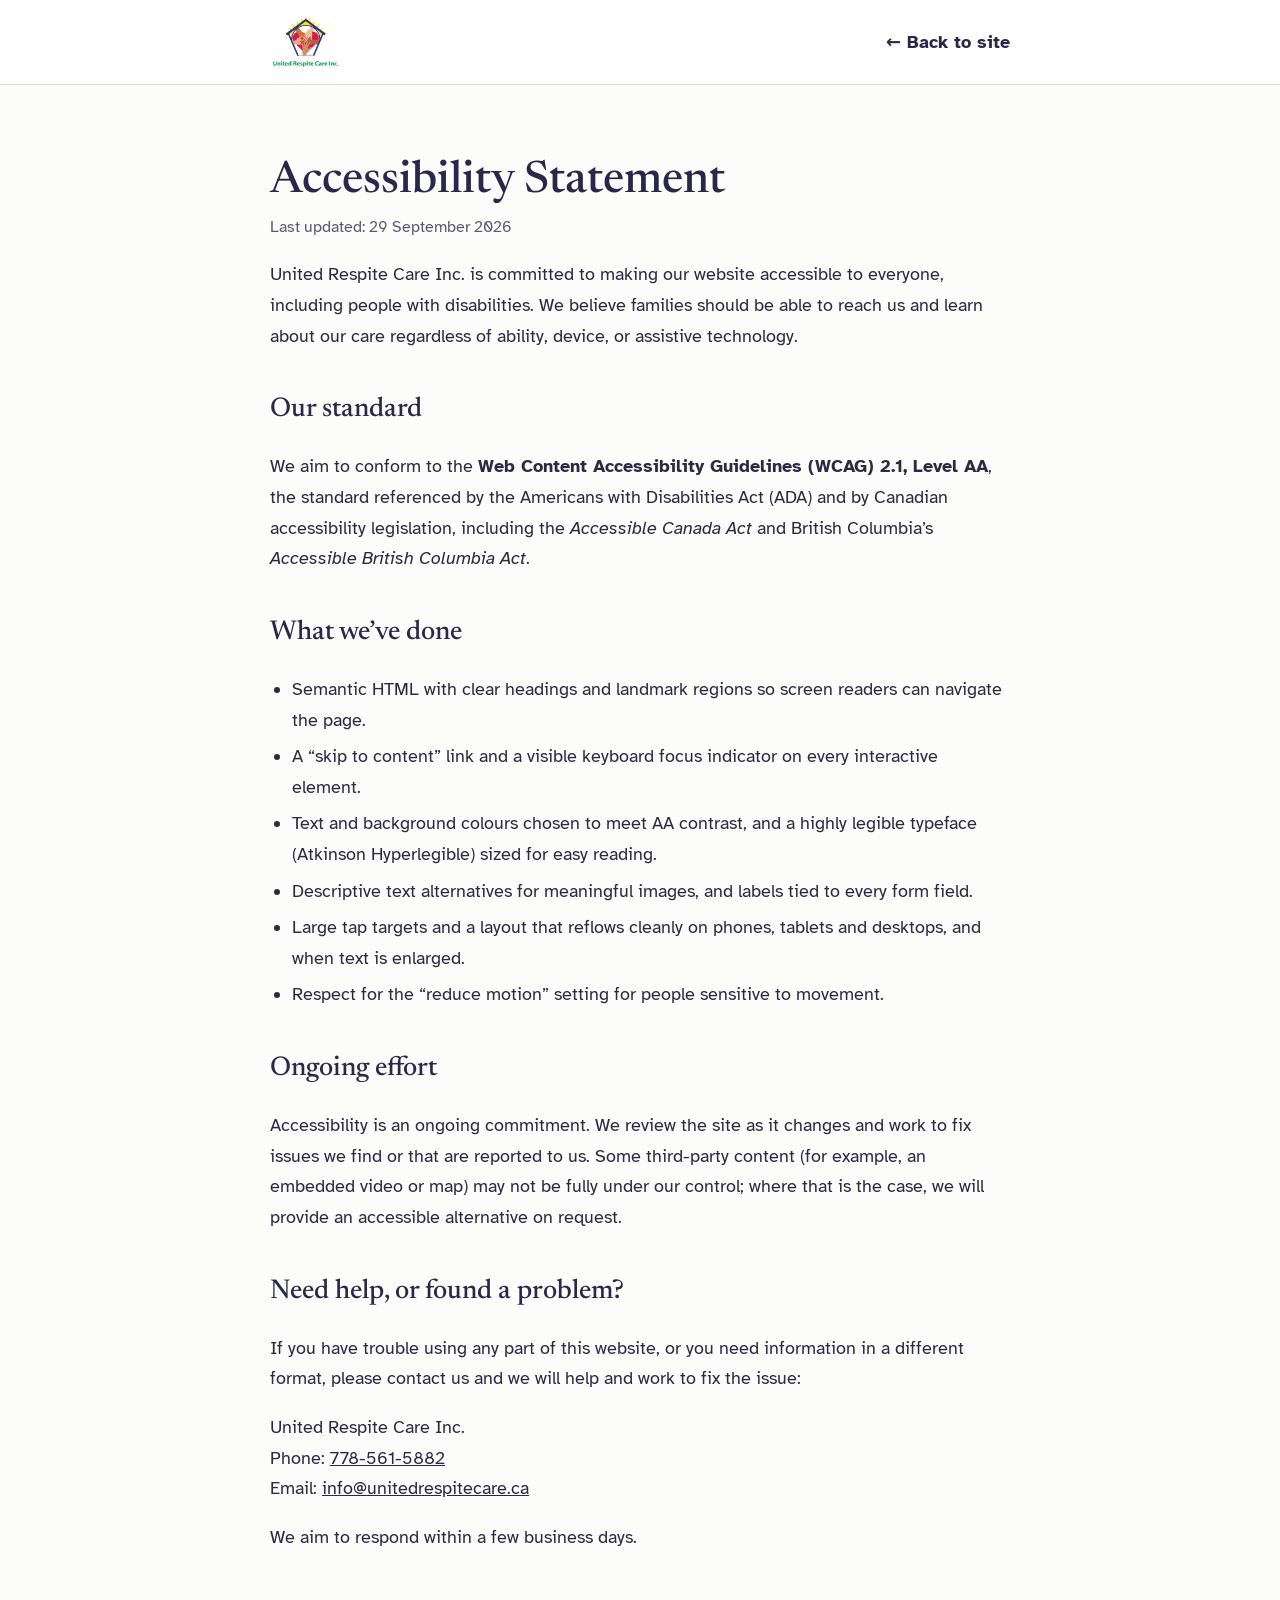
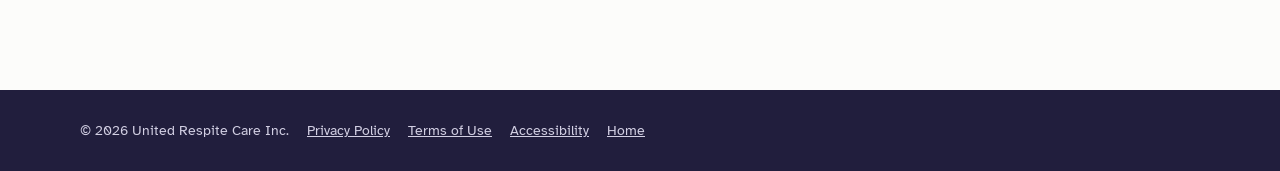
<file: accessibility.html>
<!doctype html>
<html lang="en">
<head>
<meta charset="utf-8">
<meta name="viewport" content="width=device-width, initial-scale=1">
<title>Accessibility Statement | United Respite Care Inc.</title>
<meta name="description" content="United Respite Care Inc.'s commitment to an accessible website, aligned with WCAG 2.1 Level AA and the ADA.">
<meta name="robots" content="index,follow">
<link rel="icon" href="assets/logo.webp">
<link rel="preconnect" href="https://fonts.googleapis.com">
<link rel="preconnect" href="https://fonts.gstatic.com" crossorigin>
<link href="https://fonts.googleapis.com/css2?family=Atkinson+Hyperlegible:wght@400;700&family=Newsreader:opsz,wght@6..72,500&display=swap" rel="stylesheet">
<link rel="stylesheet" href="legal.css">
</head>
<body>
<a class="skip-link" href="#doc">Skip to content</a>
<header class="legal-header">
  <div class="wrap">
    <a href="index.html" aria-label="United Respite Care home"><img src="assets/logo.webp" alt="United Respite Care Inc."></a>
    <a class="back" href="index.html">&larr; Back to site</a>
  </div>
</header>
<main class="legal" id="doc">
  <div class="wrap">
    <h1>Accessibility Statement</h1>
    <p class="updated">Last updated: 29 September 2026</p>

    <p>United Respite Care Inc. is committed to making our website accessible to everyone, including people with disabilities. We believe families should be able to reach us and learn about our care regardless of ability, device, or assistive technology.</p>

    <h2>Our standard</h2>
    <p>We aim to conform to the <strong>Web Content Accessibility Guidelines (WCAG) 2.1, Level AA</strong>, the standard referenced by the Americans with Disabilities Act (ADA) and by Canadian accessibility legislation, including the <em>Accessible Canada Act</em> and British Columbia’s <em>Accessible British Columbia Act</em>.</p>

    <h2>What we’ve done</h2>
    <ul>
      <li>Semantic HTML with clear headings and landmark regions so screen readers can navigate the page.</li>
      <li>A “skip to content” link and a visible keyboard focus indicator on every interactive element.</li>
      <li>Text and background colours chosen to meet AA contrast, and a highly legible typeface (Atkinson Hyperlegible) sized for easy reading.</li>
      <li>Descriptive text alternatives for meaningful images, and labels tied to every form field.</li>
      <li>Large tap targets and a layout that reflows cleanly on phones, tablets and desktops, and when text is enlarged.</li>
      <li>Respect for the “reduce motion” setting for people sensitive to movement.</li>
    </ul>

    <h2>Ongoing effort</h2>
    <p>Accessibility is an ongoing commitment. We review the site as it changes and work to fix issues we find or that are reported to us. Some third-party content (for example, an embedded video or map) may not be fully under our control; where that is the case, we will provide an accessible alternative on request.</p>

    <h2>Need help, or found a problem?</h2>
    <p>If you have trouble using any part of this website, or you need information in a different format, please contact us and we will help and work to fix the issue:</p>
    <p>
      United Respite Care Inc.<br>
      Phone: <a href="tel:+17785615882">778-561-5882</a><br>
      Email: <a href="mailto:info@unitedrespitecare.ca">info@unitedrespitecare.ca</a>
    </p>
    <p>We aim to respond within a few business days.</p>
  </div>
</main>
<footer class="legal-footer">
  <div class="wrap">
    <span>© 2026 United Respite Care Inc.</span>
    <a href="privacy.html">Privacy Policy</a>
    <a href="terms.html">Terms of Use</a>
    <a href="accessibility.html">Accessibility</a>
    <a href="index.html">Home</a>
  </div>
</footer>
</body>
</html>
</file>
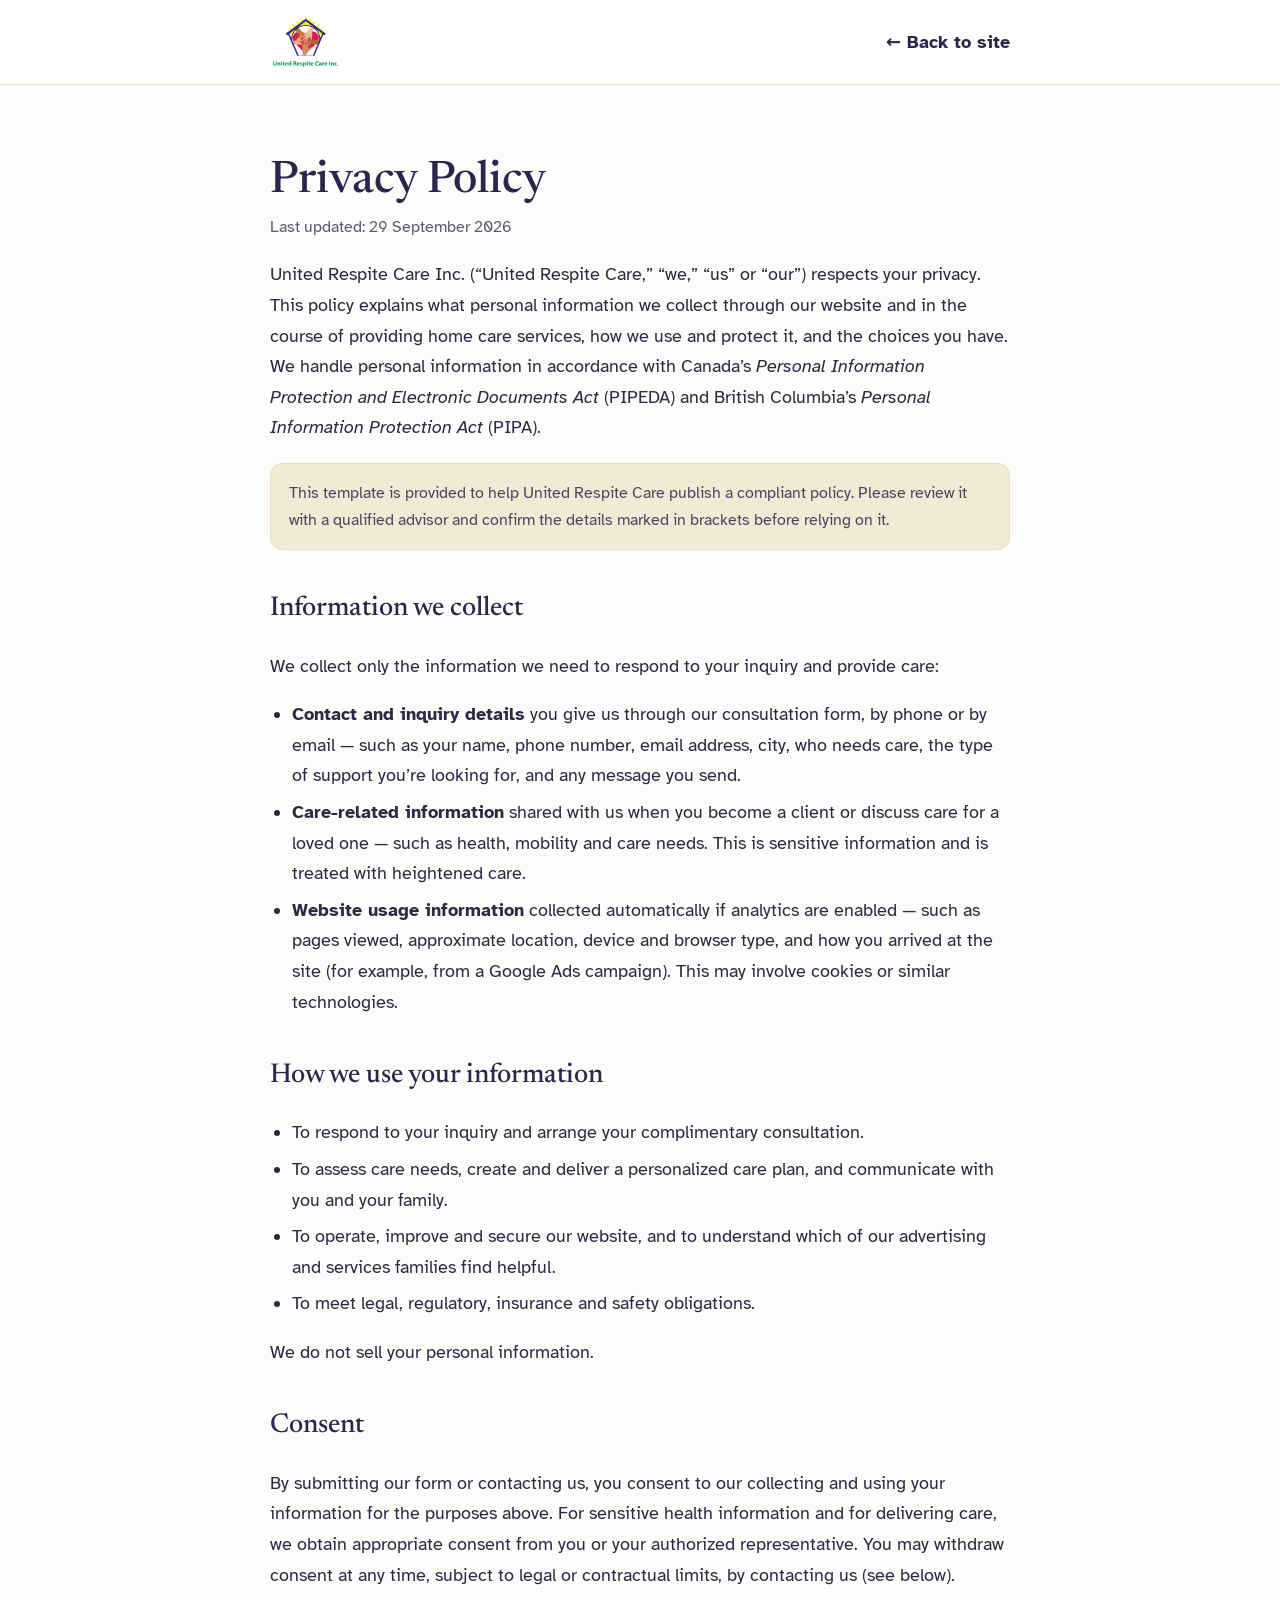
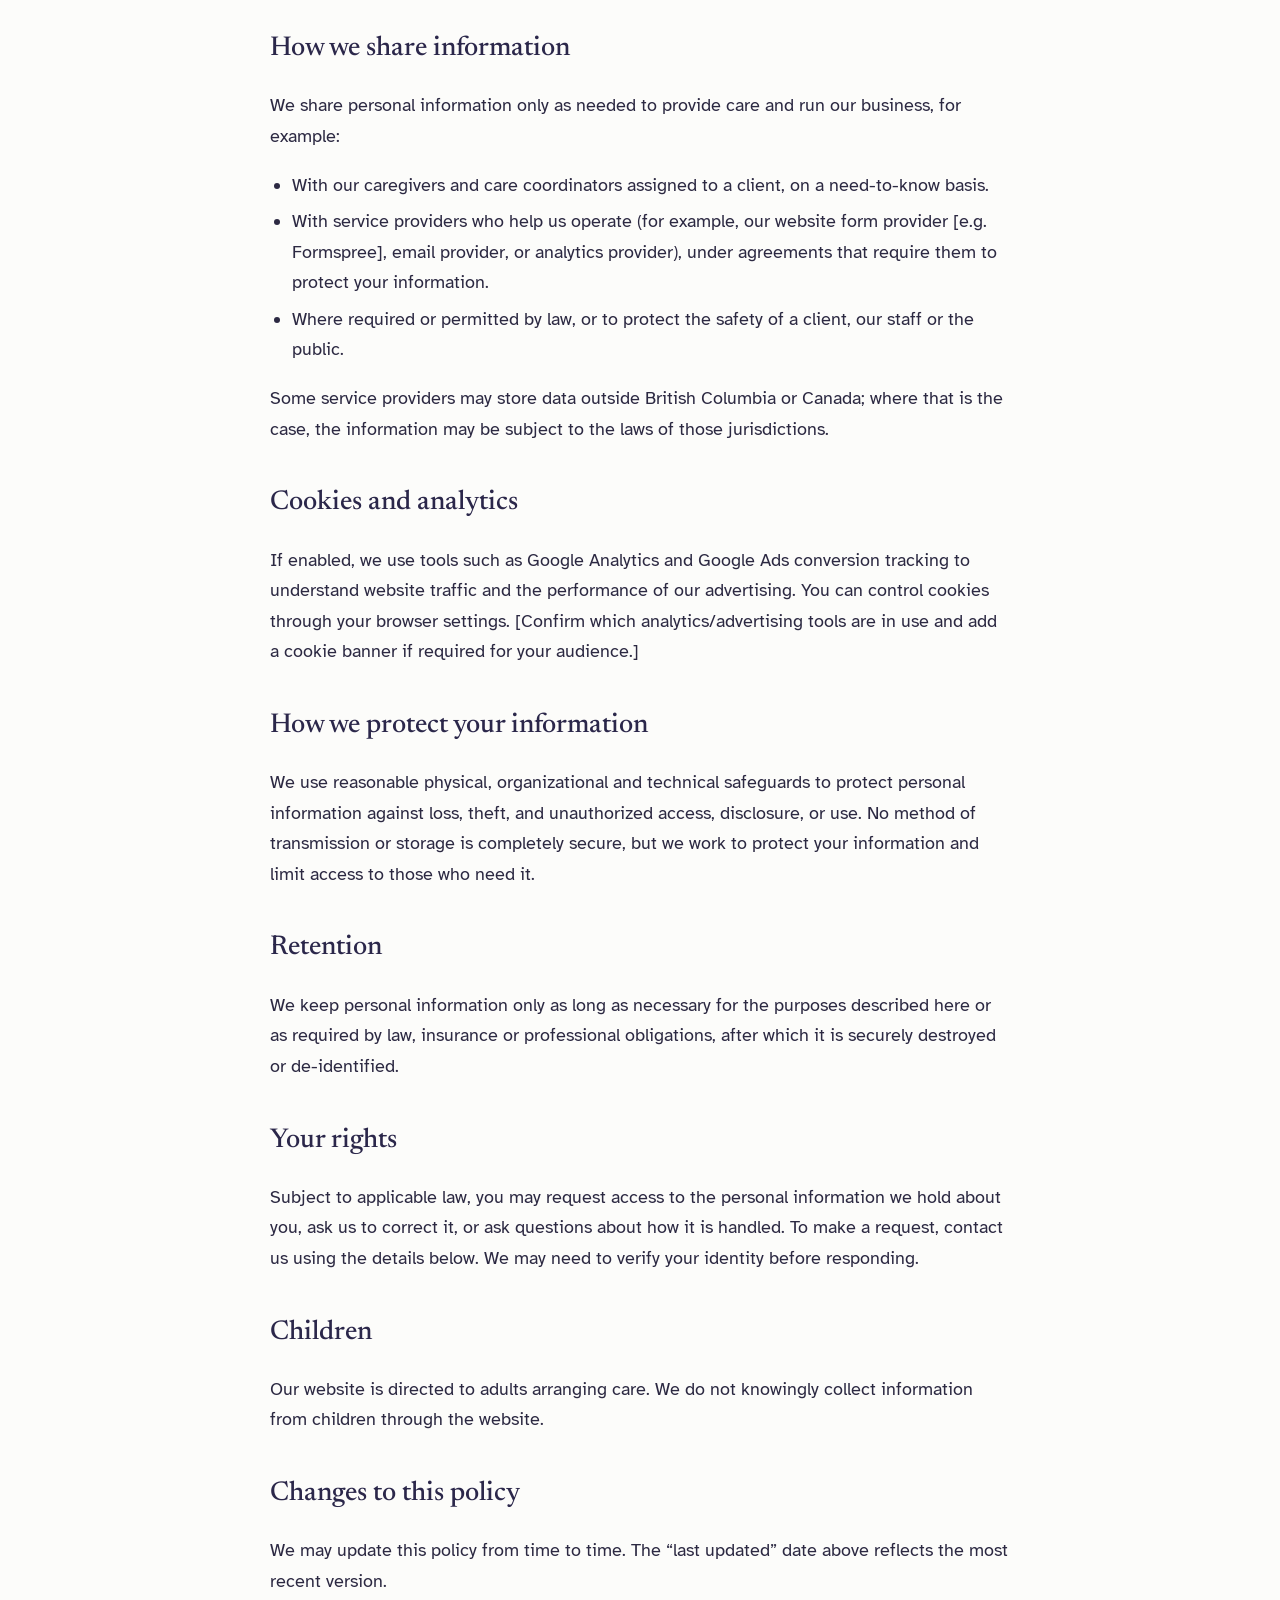
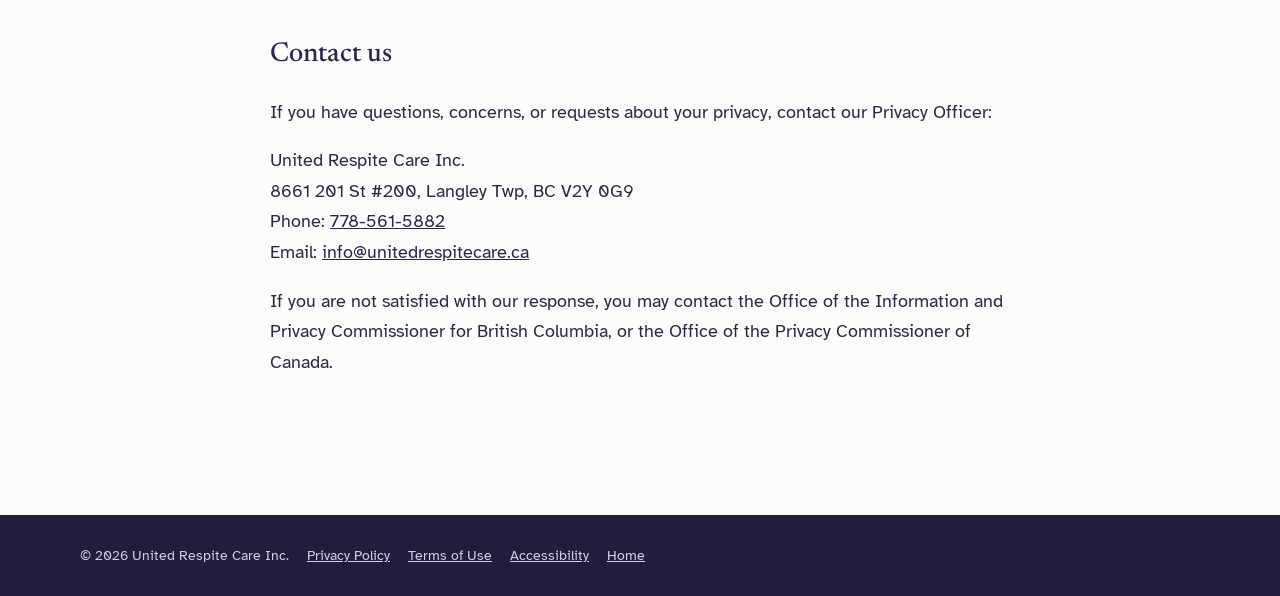
<file: privacy.html>
<!doctype html>
<html lang="en">
<head>
<meta charset="utf-8">
<meta name="viewport" content="width=device-width, initial-scale=1">
<title>Privacy Policy | United Respite Care Inc.</title>
<meta name="description" content="How United Respite Care Inc. collects, uses, protects and discloses personal information, in line with Canadian privacy law (PIPEDA and BC PIPA).">
<meta name="robots" content="index,follow">
<link rel="icon" href="assets/logo.webp">
<link rel="preconnect" href="https://fonts.googleapis.com">
<link rel="preconnect" href="https://fonts.gstatic.com" crossorigin>
<link href="https://fonts.googleapis.com/css2?family=Atkinson+Hyperlegible:wght@400;700&family=Newsreader:opsz,wght@6..72,500&display=swap" rel="stylesheet">
<link rel="stylesheet" href="legal.css">
</head>
<body>
<a class="skip-link" href="#doc">Skip to content</a>
<header class="legal-header">
  <div class="wrap">
    <a href="index.html" aria-label="United Respite Care home"><img src="assets/logo.webp" alt="United Respite Care Inc."></a>
    <a class="back" href="index.html">&larr; Back to site</a>
  </div>
</header>
<main class="legal" id="doc">
  <div class="wrap">
    <h1>Privacy Policy</h1>
    <p class="updated">Last updated: 29 September 2026</p>

    <p>United Respite Care Inc. (“United Respite Care,” “we,” “us” or “our”) respects your privacy. This policy explains what personal information we collect through our website and in the course of providing home care services, how we use and protect it, and the choices you have. We handle personal information in accordance with Canada’s <em>Personal Information Protection and Electronic Documents Act</em> (PIPEDA) and British Columbia’s <em>Personal Information Protection Act</em> (PIPA).</p>

    <div class="note">This template is provided to help United Respite Care publish a compliant policy. Please review it with a qualified advisor and confirm the details marked in brackets before relying on it.</div>

    <h2>Information we collect</h2>
    <p>We collect only the information we need to respond to your inquiry and provide care:</p>
    <ul>
      <li><strong>Contact and inquiry details</strong> you give us through our consultation form, by phone or by email — such as your name, phone number, email address, city, who needs care, the type of support you’re looking for, and any message you send.</li>
      <li><strong>Care-related information</strong> shared with us when you become a client or discuss care for a loved one — such as health, mobility and care needs. This is sensitive information and is treated with heightened care.</li>
      <li><strong>Website usage information</strong> collected automatically if analytics are enabled — such as pages viewed, approximate location, device and browser type, and how you arrived at the site (for example, from a Google Ads campaign). This may involve cookies or similar technologies.</li>
    </ul>

    <h2>How we use your information</h2>
    <ul>
      <li>To respond to your inquiry and arrange your complimentary consultation.</li>
      <li>To assess care needs, create and deliver a personalized care plan, and communicate with you and your family.</li>
      <li>To operate, improve and secure our website, and to understand which of our advertising and services families find helpful.</li>
      <li>To meet legal, regulatory, insurance and safety obligations.</li>
    </ul>
    <p>We do not sell your personal information.</p>

    <h2>Consent</h2>
    <p>By submitting our form or contacting us, you consent to our collecting and using your information for the purposes above. For sensitive health information and for delivering care, we obtain appropriate consent from you or your authorized representative. You may withdraw consent at any time, subject to legal or contractual limits, by contacting us (see below).</p>

    <h2>How we share information</h2>
    <p>We share personal information only as needed to provide care and run our business, for example:</p>
    <ul>
      <li>With our caregivers and care coordinators assigned to a client, on a need-to-know basis.</li>
      <li>With service providers who help us operate (for example, our website form provider [e.g. Formspree], email provider, or analytics provider), under agreements that require them to protect your information.</li>
      <li>Where required or permitted by law, or to protect the safety of a client, our staff or the public.</li>
    </ul>
    <p>Some service providers may store data outside British Columbia or Canada; where that is the case, the information may be subject to the laws of those jurisdictions.</p>

    <h2>Cookies and analytics</h2>
    <p>If enabled, we use tools such as Google Analytics and Google Ads conversion tracking to understand website traffic and the performance of our advertising. You can control cookies through your browser settings. [Confirm which analytics/advertising tools are in use and add a cookie banner if required for your audience.]</p>

    <h2>How we protect your information</h2>
    <p>We use reasonable physical, organizational and technical safeguards to protect personal information against loss, theft, and unauthorized access, disclosure, or use. No method of transmission or storage is completely secure, but we work to protect your information and limit access to those who need it.</p>

    <h2>Retention</h2>
    <p>We keep personal information only as long as necessary for the purposes described here or as required by law, insurance or professional obligations, after which it is securely destroyed or de-identified.</p>

    <h2>Your rights</h2>
    <p>Subject to applicable law, you may request access to the personal information we hold about you, ask us to correct it, or ask questions about how it is handled. To make a request, contact us using the details below. We may need to verify your identity before responding.</p>

    <h2>Children</h2>
    <p>Our website is directed to adults arranging care. We do not knowingly collect information from children through the website.</p>

    <h2>Changes to this policy</h2>
    <p>We may update this policy from time to time. The “last updated” date above reflects the most recent version.</p>

    <h2>Contact us</h2>
    <p>If you have questions, concerns, or requests about your privacy, contact our Privacy Officer:</p>
    <p>
      United Respite Care Inc.<br>
      8661 201 St #200, Langley Twp, BC V2Y 0G9<br>
      Phone: <a href="tel:+17785615882">778-561-5882</a><br>
      Email: <a href="mailto:info@unitedrespitecare.ca">info@unitedrespitecare.ca</a>
    </p>
    <p>If you are not satisfied with our response, you may contact the Office of the Information and Privacy Commissioner for British Columbia, or the Office of the Privacy Commissioner of Canada.</p>
  </div>
</main>
<footer class="legal-footer">
  <div class="wrap">
    <span>© 2026 United Respite Care Inc.</span>
    <a href="privacy.html">Privacy Policy</a>
    <a href="terms.html">Terms of Use</a>
    <a href="accessibility.html">Accessibility</a>
    <a href="index.html">Home</a>
  </div>
</footer>
</body>
</html>
</file>
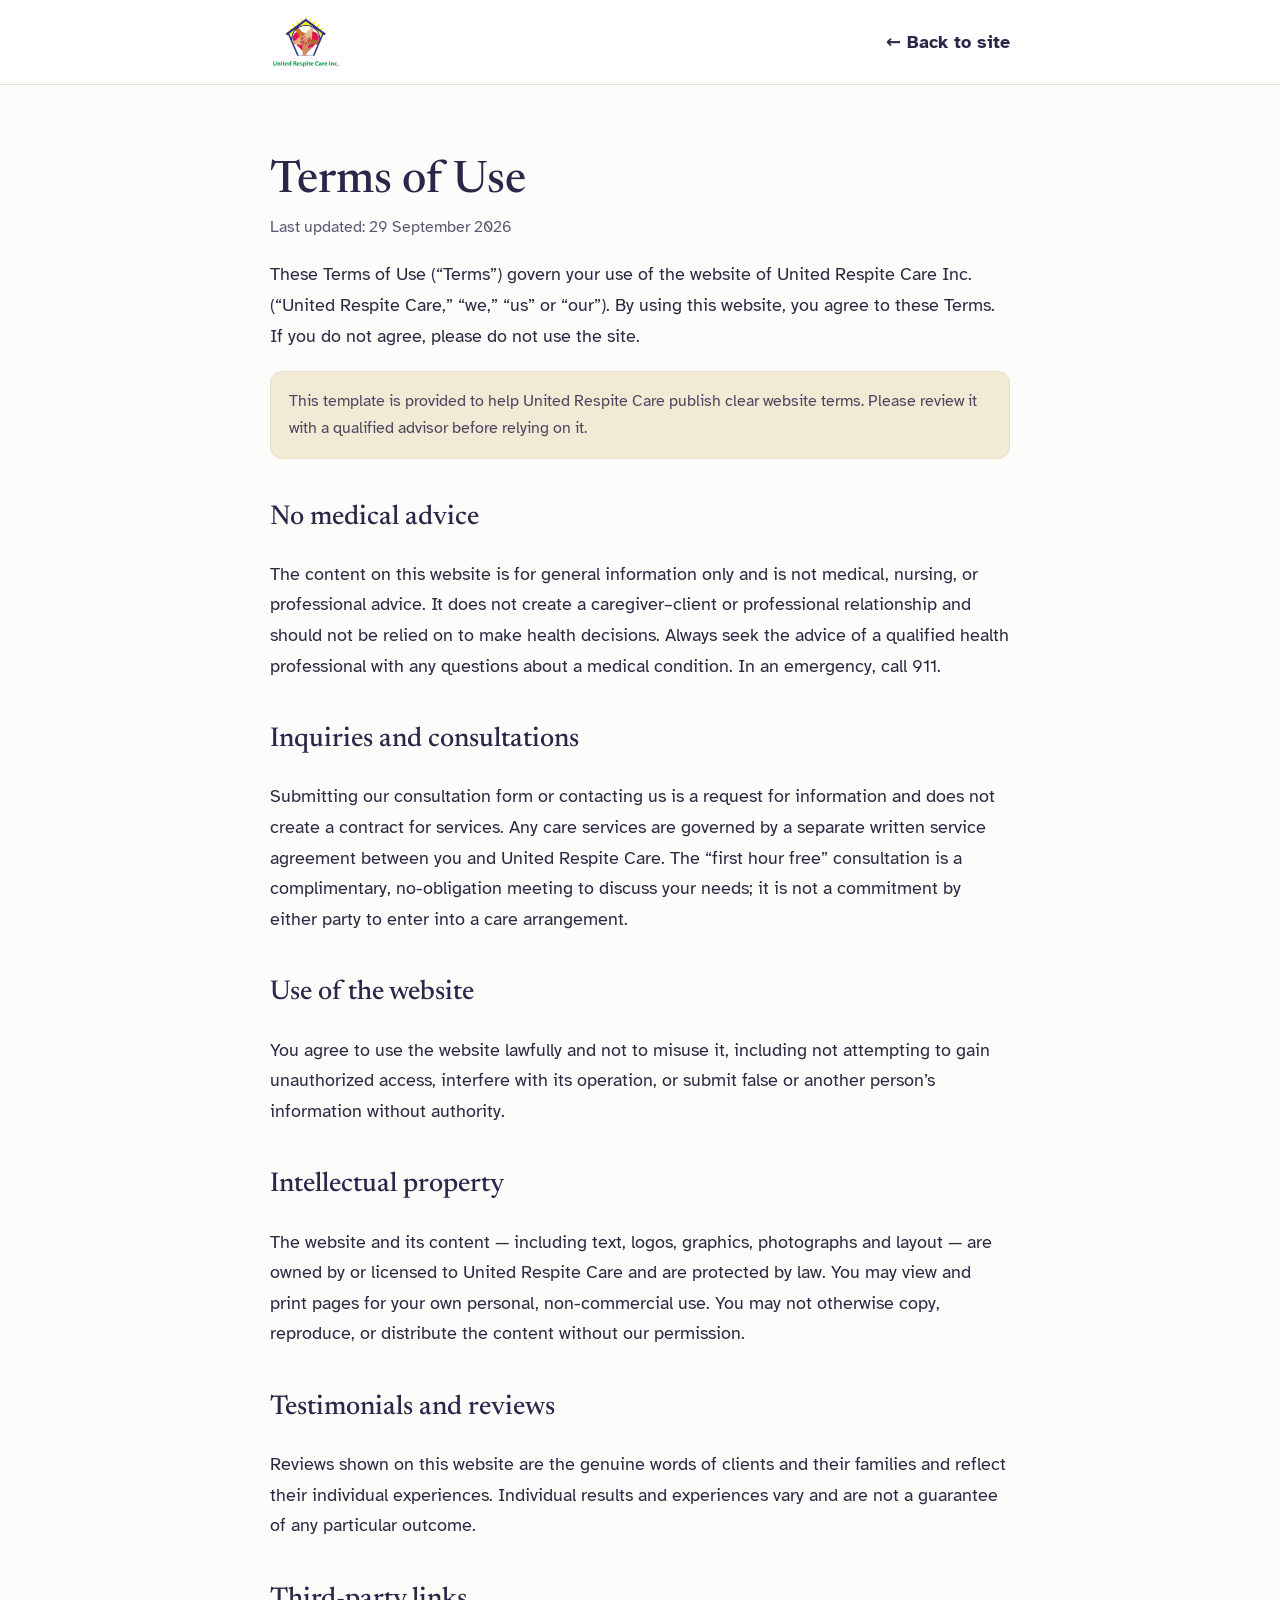
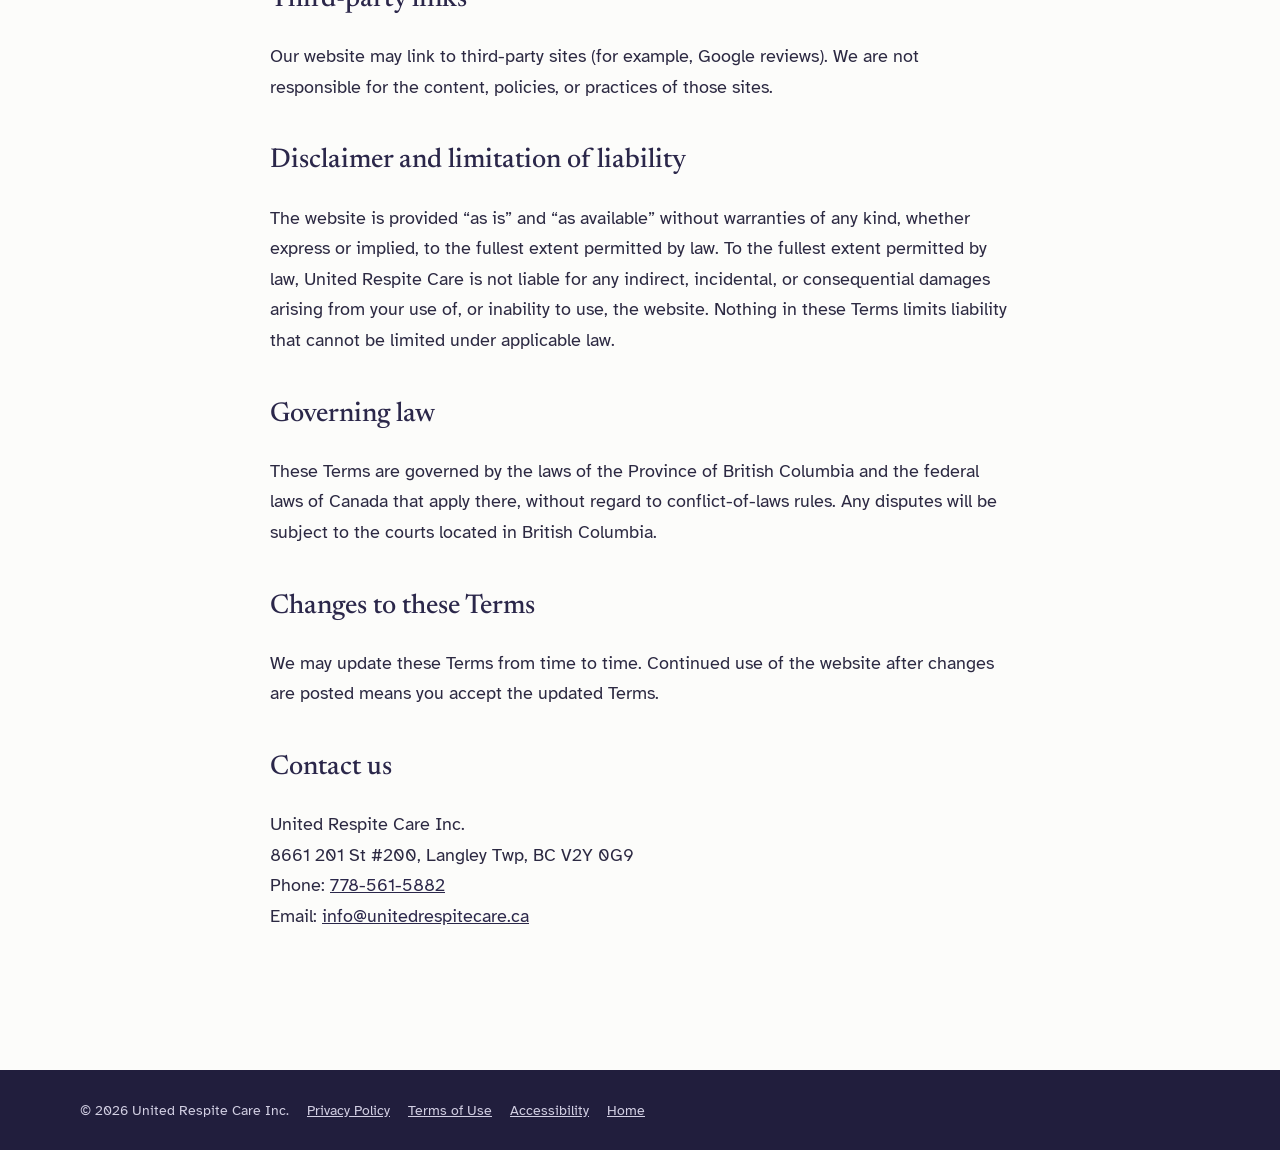
<file: terms.html>
<!doctype html>
<html lang="en">
<head>
<meta charset="utf-8">
<meta name="viewport" content="width=device-width, initial-scale=1">
<title>Terms of Use | United Respite Care Inc.</title>
<meta name="description" content="The terms governing use of the United Respite Care Inc. website.">
<meta name="robots" content="index,follow">
<link rel="icon" href="assets/logo.webp">
<link rel="preconnect" href="https://fonts.googleapis.com">
<link rel="preconnect" href="https://fonts.gstatic.com" crossorigin>
<link href="https://fonts.googleapis.com/css2?family=Atkinson+Hyperlegible:wght@400;700&family=Newsreader:opsz,wght@6..72,500&display=swap" rel="stylesheet">
<link rel="stylesheet" href="legal.css">
</head>
<body>
<a class="skip-link" href="#doc">Skip to content</a>
<header class="legal-header">
  <div class="wrap">
    <a href="index.html" aria-label="United Respite Care home"><img src="assets/logo.webp" alt="United Respite Care Inc."></a>
    <a class="back" href="index.html">&larr; Back to site</a>
  </div>
</header>
<main class="legal" id="doc">
  <div class="wrap">
    <h1>Terms of Use</h1>
    <p class="updated">Last updated: 29 September 2026</p>

    <p>These Terms of Use (“Terms”) govern your use of the website of United Respite Care Inc. (“United Respite Care,” “we,” “us” or “our”). By using this website, you agree to these Terms. If you do not agree, please do not use the site.</p>

    <div class="note">This template is provided to help United Respite Care publish clear website terms. Please review it with a qualified advisor before relying on it.</div>

    <h2>No medical advice</h2>
    <p>The content on this website is for general information only and is not medical, nursing, or professional advice. It does not create a caregiver–client or professional relationship and should not be relied on to make health decisions. Always seek the advice of a qualified health professional with any questions about a medical condition. In an emergency, call 911.</p>

    <h2>Inquiries and consultations</h2>
    <p>Submitting our consultation form or contacting us is a request for information and does not create a contract for services. Any care services are governed by a separate written service agreement between you and United Respite Care. The “first hour free” consultation is a complimentary, no-obligation meeting to discuss your needs; it is not a commitment by either party to enter into a care arrangement.</p>

    <h2>Use of the website</h2>
    <p>You agree to use the website lawfully and not to misuse it, including not attempting to gain unauthorized access, interfere with its operation, or submit false or another person’s information without authority.</p>

    <h2>Intellectual property</h2>
    <p>The website and its content — including text, logos, graphics, photographs and layout — are owned by or licensed to United Respite Care and are protected by law. You may view and print pages for your own personal, non-commercial use. You may not otherwise copy, reproduce, or distribute the content without our permission.</p>

    <h2>Testimonials and reviews</h2>
    <p>Reviews shown on this website are the genuine words of clients and their families and reflect their individual experiences. Individual results and experiences vary and are not a guarantee of any particular outcome.</p>

    <h2>Third-party links</h2>
    <p>Our website may link to third-party sites (for example, Google reviews). We are not responsible for the content, policies, or practices of those sites.</p>

    <h2>Disclaimer and limitation of liability</h2>
    <p>The website is provided “as is” and “as available” without warranties of any kind, whether express or implied, to the fullest extent permitted by law. To the fullest extent permitted by law, United Respite Care is not liable for any indirect, incidental, or consequential damages arising from your use of, or inability to use, the website. Nothing in these Terms limits liability that cannot be limited under applicable law.</p>

    <h2>Governing law</h2>
    <p>These Terms are governed by the laws of the Province of British Columbia and the federal laws of Canada that apply there, without regard to conflict-of-laws rules. Any disputes will be subject to the courts located in British Columbia.</p>

    <h2>Changes to these Terms</h2>
    <p>We may update these Terms from time to time. Continued use of the website after changes are posted means you accept the updated Terms.</p>

    <h2>Contact us</h2>
    <p>
      United Respite Care Inc.<br>
      8661 201 St #200, Langley Twp, BC V2Y 0G9<br>
      Phone: <a href="tel:+17785615882">778-561-5882</a><br>
      Email: <a href="mailto:info@unitedrespitecare.ca">info@unitedrespitecare.ca</a>
    </p>
  </div>
</main>
<footer class="legal-footer">
  <div class="wrap">
    <span>© 2026 United Respite Care Inc.</span>
    <a href="privacy.html">Privacy Policy</a>
    <a href="terms.html">Terms of Use</a>
    <a href="accessibility.html">Accessibility</a>
    <a href="index.html">Home</a>
  </div>
</footer>
</body>
</html>
</file>
<file: styles.css>
/* ==========================================================================
   United Respite Care — landing page
   Brand: #2B274A main · #E5D3AA background · #ECB30F accent (sparing) · #1D92FF hover
   Fonts: Newsreader (display) + Atkinson Hyperlegible (body, high legibility)
   ========================================================================== */

:root{
  --navy:#2B274A;
  --sand:#E5D3AA;
  --gold:#ECB30F;
  --blue:#1D92FF;
  --ink:#211E36;
  --muted:#5b5872;
  --line:#e6ddca;
  --paper:#FCFCFA;
  --radius:16px;
  --radius-lg:28px;
  --shadow:0 20px 50px -30px rgba(43,39,74,.45);
  --wrap:1200px;
  --pad:clamp(20px, 5vw, 80px);
}

*,*::before,*::after{box-sizing:border-box;}
html{scroll-behavior:smooth;-webkit-text-size-adjust:100%;}
html,body{max-width:100%;overflow-x:hidden;}
body{
  margin:0;background:var(--paper);color:var(--ink);
  font-family:"Atkinson Hyperlegible","Segoe UI",system-ui,sans-serif;
  font-size:18px;line-height:1.6;
}
img,svg{display:block;max-width:100%;}
h1,h2,h3{font-family:"Newsreader",Georgia,serif;font-weight:500;color:var(--navy);margin:0;line-height:1.12;}
h1{font-size:clamp(2.2rem,5vw,4rem);letter-spacing:-.01em;}
h2{font-size:clamp(1.8rem,3.4vw,2.9rem);}
h3{font-size:clamp(1.2rem,1.8vw,1.55rem);}
p{margin:0;}
a{color:var(--navy);}
a:hover{color:var(--blue);}
:focus-visible{outline:3px solid var(--blue);outline-offset:3px;border-radius:4px;}

.wrap{max-width:var(--wrap);margin-inline:auto;padding-inline:var(--pad);}
.section{padding-block:clamp(56px,8vw,104px);}
.lead{font-size:clamp(1.05rem,1.5vw,1.35rem);color:#3a3752;}

.skip-link{position:absolute;left:-999px;top:0;z-index:200;
  background:var(--navy);color:#fff;padding:12px 18px;border-radius:0 0 10px 0;font-weight:700;}
.skip-link:focus{left:0;color:#fff;}

/* Buttons */
.btn{display:inline-flex;align-items:center;justify-content:center;gap:10px;
  min-height:56px;padding:0 28px;border-radius:999px;
  font:inherit;font-weight:700;font-size:1.05rem;text-decoration:none;
  border:2px solid transparent;cursor:pointer;
  transition:background-color .15s,border-color .15s,color .15s;text-align:center;line-height:1.2;}
.btn-primary{background:var(--navy);color:#fff;border-color:var(--navy);}
.btn-outline{background:transparent;color:var(--navy);border-color:var(--navy);}
.btn:hover{background:var(--blue);border-color:var(--blue);color:#fff;}

/* Header */
.site-header{position:sticky;top:0;z-index:100;background:var(--paper);border-bottom:1px solid var(--line);}
.header-inner{max-width:1340px;margin-inline:auto;padding-inline:clamp(20px,4vw,48px);
  display:flex;align-items:center;gap:clamp(14px,2vw,28px);padding-block:12px;min-height:84px;flex-wrap:nowrap;}
.brand{display:flex;align-items:center;flex-shrink:0;text-decoration:none;}
.brand img{height:60px;width:auto;}
.main-nav{display:flex;gap:clamp(12px,1.6vw,24px);margin-left:auto;flex-wrap:nowrap;}
.main-nav a{white-space:nowrap;text-decoration:none;color:var(--ink);font-size:.98rem;}
.main-nav a:hover{color:var(--blue);}
.header-cta{display:flex;align-items:center;gap:clamp(12px,1.5vw,18px);flex-shrink:0;}
.header-phone{display:inline-flex;align-items:center;gap:8px;white-space:nowrap;
  font-weight:700;font-size:1.05rem;color:var(--navy);text-decoration:none;}
.header-cta .btn{min-height:50px;padding:0 22px;font-size:1rem;white-space:nowrap;}

/* Hero */
.hero{background:var(--sand);}
.hero-grid{display:grid;grid-template-columns:minmax(0,1fr) minmax(0,460px);
  gap:clamp(32px,4vw,64px);align-items:start;}
.hero-copy{display:flex;flex-direction:column;gap:22px;}
.hero-actions{display:flex;flex-wrap:wrap;gap:14px;}
.hero-photo{width:100%;height:clamp(240px,32vw,380px);object-fit:cover;
  border-radius:var(--radius-lg) var(--radius-lg) var(--radius-lg) 96px;}
.hero-note{color:var(--muted);font-size:1rem;max-width:52ch;}
.hero-sub{color:#3a3752;font-size:1.05rem;max-width:60ch;}
.offer-flag{margin:2px 0;}
.offer-flag span{display:inline-block;background:var(--navy);color:#fff;font-weight:700;
  letter-spacing:.04em;text-transform:uppercase;font-size:.9rem;padding:9px 16px;border-radius:999px;
  border:2px solid var(--gold);}
.offer-flag-light span{background:#fff;color:var(--navy);}

/* Trust bar */
.trustbar{background:var(--navy);color:#fff;}
.trustbar .wrap{padding-block:16px;}
.trustbar ul{list-style:none;margin:0;padding:0;display:flex;flex-wrap:wrap;justify-content:center;
  align-items:center;gap:12px clamp(20px,4vw,52px);}
.trustbar li{display:flex;align-items:center;gap:10px;font-weight:700;font-size:1rem;white-space:nowrap;}
.trustbar svg{color:var(--gold);flex-shrink:0;}

/* Lead form */
.form-card{background:#fff;border:1px solid var(--line);border-radius:var(--radius-lg);
  box-shadow:var(--shadow);overflow:hidden;position:sticky;top:104px;}
.form-head{background:var(--navy);color:#fff;padding:28px 30px;border-bottom:4px solid var(--gold);}
.form-head-title{display:flex;align-items:center;gap:12px;}
.form-head h2{color:#fff;font-size:1.9rem;}
.form-head p{margin-top:8px;color:#e4e2f0;font-size:1rem;line-height:1.5;}
.form-body{padding:26px 30px 30px;display:flex;flex-direction:column;gap:20px;}
.field-row{display:grid;grid-template-columns:repeat(2,minmax(0,1fr));gap:16px;}
.field{display:flex;flex-direction:column;gap:6px;}
.field label{font-weight:700;font-size:.95rem;}
.field .req{color:#9a3412;}
.field input,.field select,.field textarea{font:inherit;font-size:1.05rem;padding:12px 14px;
  border:1.5px solid #b5ae9e;border-radius:12px;background:#fff;color:var(--ink);min-height:52px;width:100%;}
.field textarea{min-height:96px;resize:vertical;}
.field input::placeholder,.field textarea::placeholder{color:#6b7873;}
.chip-group{display:flex;flex-direction:column;gap:10px;}
.chip-group>span{font-weight:700;font-size:.95rem;}
.chip-group .hint{font-weight:400;color:var(--muted);}
.chips{display:flex;flex-wrap:wrap;gap:10px;}
.chip{min-height:46px;padding:8px 18px;border-radius:999px;font:inherit;font-size:1rem;
  background:#fff;color:var(--ink);border:1.5px solid #b5ae9e;cursor:pointer;
  transition:background-color .12s,border-color .12s,color .12s;}
.chip:hover{border-color:var(--navy);}
.chip[aria-pressed="true"]{background:var(--navy);color:#fff;border-color:var(--navy);}
.form-fine{color:var(--muted);font-size:.9rem;text-align:center;line-height:1.5;}
.thanks{padding:44px 30px 48px;display:flex;flex-direction:column;gap:16px;}
/* the hidden attribute must always win over the display rules above */
[hidden]{display:none !important;}
.thanks .check{width:56px;height:56px;border-radius:50%;background:#eee9dc;color:var(--navy);
  display:flex;align-items:center;justify-content:center;}

/* Trust strip */
.trust{border-bottom:1px solid var(--line);}
.trust .wrap{padding-block:clamp(28px,4vw,44px);}
.trust-grid{display:grid;grid-template-columns:repeat(3,minmax(0,1fr));gap:28px 40px;align-items:center;}
.trust-item{display:flex;gap:14px;align-items:center;}
.trust-item svg{flex-shrink:0;color:var(--navy);}
.trust-item .t-title{font-weight:700;font-size:1.05rem;line-height:1.2;}
.trust-item .t-sub{font-size:.95rem;color:var(--muted);line-height:1.35;}
.trust-item img{height:52px;width:auto;flex-shrink:0;}

/* Services */
.services-head{display:flex;justify-content:space-between;align-items:flex-end;gap:40px;
  flex-wrap:wrap;margin-bottom:clamp(32px,4vw,52px);}
.services-head .lead{max-width:60ch;margin-top:14px;}
.svc-primary{display:grid;grid-template-columns:repeat(3,minmax(0,1fr));gap:clamp(20px,2.4vw,32px);align-items:stretch;}
.svc-card{--cardpad:clamp(26px,2.6vw,36px);position:relative;overflow:hidden;
  background:#fff;border:1px solid var(--line);border-radius:var(--radius-lg);
  padding:var(--cardpad);display:flex;flex-direction:column;gap:14px;
  box-shadow:0 18px 44px -34px rgba(43,39,74,.4);}
.svc-photo{margin:calc(var(--cardpad) * -1) calc(var(--cardpad) * -1) 4px;
  width:calc(100% + var(--cardpad) * 2);max-width:none;height:190px;object-fit:cover;display:block;}
.svc-card-lead{background:var(--navy);border-color:var(--navy);color:#fff;}
.svc-tag{position:absolute;top:16px;left:16px;z-index:2;
  background:var(--gold);color:var(--navy);font-weight:700;font-size:.78rem;letter-spacing:.05em;
  text-transform:uppercase;padding:6px 14px;border-radius:999px;box-shadow:0 6px 16px -8px rgba(0,0,0,.5);}
.svc-ic{width:56px;height:56px;border-radius:16px;display:flex;align-items:center;justify-content:center;
  background:#F3EAD5;color:var(--navy);}
.svc-card-lead .svc-ic{background:rgba(255,255,255,.14);color:#fff;}
.svc-card h3{color:var(--navy);font-size:1.5rem;}
.svc-card p{font-size:1.02rem;line-height:1.55;color:#3a3752;flex-grow:1;}
.svc-card.svc-card-lead h3{color:#fff;}
.svc-card.svc-card-lead p{color:#ece9f6;}
.svc-link{font-weight:700;text-decoration:none;color:var(--navy);margin-top:2px;}
.svc-card-lead .svc-link{color:var(--gold);}
.svc-card-lead .svc-link:hover{color:#fff;}
.svc-link:hover{color:var(--blue);}
.svc-also{margin-top:clamp(28px,3.5vw,44px);padding:clamp(22px,2.4vw,30px) clamp(24px,3vw,36px);
  background:#F3EAD5;border-radius:var(--radius-lg);
  display:flex;flex-wrap:wrap;align-items:center;gap:12px 28px;}
.svc-also-label{font-weight:700;color:var(--navy);font-size:1.05rem;white-space:nowrap;}
.svc-also-list{list-style:none;margin:0;padding:0;display:flex;flex-wrap:wrap;gap:10px 12px;}
.svc-also-list li{background:#fff;border:1px solid var(--line);border-radius:999px;
  padding:8px 16px;font-weight:700;font-size:.98rem;color:var(--navy);}

/* Life at home gallery */
.gallery{padding-bottom:clamp(20px,4vw,40px);}
.gallery-grid{list-style:none;margin:0;padding:0;display:grid;
  grid-template-columns:repeat(4,minmax(0,1fr));gap:clamp(12px,1.6vw,20px);}
.gallery-grid li{margin:0;}
.gallery-grid img{width:100%;height:clamp(180px,16vw,230px);object-fit:cover;
  border-radius:var(--radius);display:block;}

/* Offer band */
.btn-gold{background:var(--gold);color:var(--navy);border-color:var(--gold);}
.btn-gold:hover{background:var(--blue);border-color:var(--blue);color:#fff;}
/* "You don't have to wait for a crisis" — warm, emotionally resonant band */
.crisis{background:var(--sand);border-top:1px solid var(--line);border-bottom:1px solid var(--line);}
.crisis-inner{max-width:760px;margin-inline:auto;text-align:center;
  display:flex;flex-direction:column;align-items:center;gap:18px;}
.crisis h2{font-size:clamp(1.7rem,3vw,2.5rem);max-width:20ch;}
.crisis-lead{color:#3a3752;font-size:clamp(1.05rem,1.5vw,1.2rem);line-height:1.65;max-width:60ch;}
.crisis-line{color:#3a3752;font-size:clamp(1.05rem,1.5vw,1.2rem);}
.crisis-strong{font-family:"Newsreader",Georgia,serif;font-size:clamp(1.4rem,2.2vw,1.9rem);
  color:var(--navy);line-height:1.25;margin-top:2px;}
.crisis .btn{margin-top:8px;}

/* Differentiator */
.approach{background:var(--navy);color:#fff;}
.approach h2{color:#fff;font-size:clamp(2rem,3.6vw,3.2rem);}
.approach-grid{display:grid;grid-template-columns:repeat(2,minmax(0,1fr));gap:clamp(40px,5vw,80px);}
.approach-lead{font-family:"Newsreader",Georgia,serif;font-size:clamp(1.35rem,2vw,1.7rem);
  line-height:1.35;color:#f2f0fa;}
.approach p{color:#dcd9ea;}
.more-line{margin-top:8px;padding-top:24px;border-top:1px solid rgba(255,255,255,.25);
  font-family:"Newsreader",Georgia,serif;font-size:clamp(1.7rem,2.6vw,2.4rem);color:var(--gold);line-height:1.15;}
.why-list h3{color:#f2f0fa;font-size:1.15rem;margin-bottom:4px;}
.why-item{padding:22px 0;border-bottom:1px solid rgba(255,255,255,.2);}
.why-item:last-of-type{border-bottom:0;}
.why-item .w-title{font-family:"Newsreader",Georgia,serif;font-size:1.5rem;margin-bottom:6px;}
.why-item .w-desc{color:#dcd9ea;}
.standards{margin-top:8px;padding:26px 28px;border-radius:var(--radius);
  background:rgba(255,255,255,.08);border:1px solid rgba(255,255,255,.18);}
.standards .st-title{font-weight:700;font-size:1.05rem;margin-bottom:8px;}
.standards p{color:#dcd9ea;font-size:1rem;}

/* Stories / reviews */
.stories{background:var(--sand);}
.stories>.wrap>h2{margin-bottom:12px;}
.stories-intro{max-width:70ch;color:#3a3752;margin-bottom:clamp(28px,4vw,44px);}
/* Two vertical testimonial videos side by side */
.video-duo{display:grid;grid-template-columns:repeat(2,minmax(0,1fr));gap:clamp(20px,3vw,36px);
  max-width:760px;margin:clamp(28px,4vw,40px) auto 0;}
.video-item{margin:0;display:flex;flex-direction:column;gap:12px;}
.video-item figcaption{text-align:center;color:#3a3752;font-size:1rem;font-weight:700;}
.video-player{position:relative;width:100%;aspect-ratio:9/16;border-radius:var(--radius-lg);overflow:hidden;
  background:#1f1c36;box-shadow:var(--shadow);}
.video-player video{width:100%;height:100%;object-fit:cover;display:block;background:#1f1c36;}
.video-play-btn{position:absolute;inset:0;width:100%;height:100%;border:0;cursor:pointer;
  background:linear-gradient(rgba(31,28,54,.12),rgba(31,28,54,.42));
  display:flex;align-items:center;justify-content:center;transition:background-color .15s;}
.video-play-btn:hover{background:linear-gradient(rgba(31,28,54,.22),rgba(31,28,54,.52));}
.video-play-btn.is-hidden{display:none;}
.video-play-btn .play{width:76px;height:76px;border-radius:50%;background:#fff;
  display:flex;align-items:center;justify-content:center;box-shadow:0 10px 30px -10px rgba(0,0,0,.6);
  padding-left:4px;transition:transform .15s;}
.video-play-btn:hover .play{transform:scale(1.06);}

/* CTA under the videos */
.video-cta{text-align:center;margin:clamp(32px,4.5vw,52px) auto clamp(8px,2vw,16px);
  display:flex;flex-direction:column;align-items:center;gap:18px;}
.video-cta h3{font-size:clamp(1.4rem,2.4vw,1.9rem);color:var(--navy);max-width:22ch;}

.reviews-lead{text-align:center;color:#3a3752;font-size:1.05rem;
  margin:clamp(40px,6vw,68px) auto clamp(24px,3vw,32px);max-width:60ch;}
.reviews{display:grid;grid-template-columns:repeat(3,minmax(0,1fr));gap:24px;}
.review{background:#fff;border-radius:20px;padding:26px;display:flex;flex-direction:column;gap:12px;}
.stars{display:flex;gap:3px;}
.review blockquote{margin:0;font-family:"Newsreader",Georgia,serif;font-size:1.2rem;line-height:1.45;flex-grow:1;}
.review figcaption{color:var(--muted);font-size:.95rem;}
.reviews-more{margin-top:24px;font-weight:700;}

/* Founder */
.founder-grid{display:grid;grid-template-columns:minmax(0,480px) minmax(0,1fr);
  gap:clamp(40px,5vw,80px);align-items:center;}
.founder-photo{width:100%;height:clamp(360px,42vw,560px);object-fit:cover;object-position:center 22%;
  border-radius:200px 200px 24px 24px;}
.founder-copy{display:flex;flex-direction:column;gap:20px;}
.founder-quote{font-family:"Newsreader",Georgia,serif;font-style:italic;
  font-size:clamp(1.5rem,2.4vw,2rem);line-height:1.3;color:var(--navy);margin:8px 0 0;}
.founder-sign strong{font-size:1.05rem;}
.founder-sign span{color:var(--muted);}

/* How it works */
.how{position:relative;background-color:var(--paper);
  background-image:url(assets/texture.svg);
  background-size:min(70%,900px) auto;background-position:right bottom;background-repeat:no-repeat;
  padding-top:clamp(96px,11vw,150px);}
/* Sand wave divider flowing down from the reviews section above, connecting the two */
.how::before{content:"";position:absolute;left:0;right:0;top:-1px;height:clamp(70px,8vw,120px);
  background:url(assets/wave-divider.svg) top center/100% 100% no-repeat;}
/* Fade the texture into the paper at the bottom so lines never reach the border */
.how::after{content:"";position:absolute;left:0;right:0;bottom:0;height:160px;pointer-events:none;
  background:linear-gradient(to bottom, rgba(252,252,250,0) 0%, var(--paper) 92%);}
.how > .wrap{position:relative;z-index:1;}
.steps{list-style:none;margin:clamp(32px,4vw,52px) 0 0;padding:0;
  display:grid;grid-template-columns:repeat(4,minmax(0,1fr));gap:clamp(24px,3vw,40px);}
.step{background:#fff;border:1px solid var(--line);border-radius:18px;border-top:4px solid var(--navy);
  box-shadow:0 14px 36px -30px rgba(43,39,74,.4);
  padding:24px 24px 28px;display:flex;flex-direction:column;gap:10px;}
.step .num{font-family:"Newsreader",Georgia,serif;font-size:2.6rem;line-height:1;color:var(--navy);}
.step .st-name{font-weight:700;font-size:1.15rem;}
.step .st-desc{font-size:1rem;color:var(--muted);}

/* Final CTA + areas */
.close-grid{display:grid;grid-template-columns:minmax(0,1.2fr) minmax(0,1fr);
  gap:clamp(40px,5vw,72px);align-items:center;}
.close-copy{display:flex;flex-direction:column;gap:18px;}
.close-copy .lead{max-width:60ch;}
.close-actions{display:flex;flex-wrap:wrap;gap:14px;margin-top:6px;}
.areas-card{background:var(--sand);border-radius:var(--radius-lg);padding:clamp(28px,3vw,40px);
  display:flex;flex-direction:column;gap:14px;}
.areas-card h3{color:var(--navy);font-size:1.7rem;}
.areas-card p{color:#3a3752;font-size:1.05rem;}
.areas-contact{margin-top:6px;padding-top:18px;border-top:1px solid #d9c99e;
  font-family:"Inter","Atkinson Hyperlegible",system-ui,sans-serif;font-size:1rem;line-height:1.85;letter-spacing:.01em;}

/* Footer */
.site-footer{background:#211E3D;color:#d2cfe3;}
.footer-top{display:flex;justify-content:space-between;gap:40px;flex-wrap:wrap;
  padding-block:clamp(40px,5vw,56px);}
.footer-brand{display:flex;flex-direction:column;gap:8px;max-width:34ch;}
.footer-brand .fb-name{font-family:"Newsreader",Georgia,serif;font-size:1.6rem;color:#fff;}
.footer-brand .fb-sub{font-size:1rem;}
.footer-contact{font-family:"Inter","Atkinson Hyperlegible",system-ui,sans-serif;font-size:1rem;line-height:1.9;letter-spacing:.01em;}
.footer-contact a{color:#fff;}
.footer-nav{display:flex;flex-wrap:wrap;gap:16px 24px;}
.footer-nav a{color:#d2cfe3;text-decoration:none;font-size:.95rem;}
.footer-nav a:hover{color:#fff;text-decoration:underline;}
.footer-legal{padding-block:20px;border-top:1px solid rgba(255,255,255,.12);
  display:flex;flex-wrap:wrap;gap:8px 18px;align-items:center;font-size:.85rem;color:#a9a5c2;}
.footer-legal a{color:#a9a5c2;}
.footer-legal a:hover{color:#fff;}

/* Sticky mobile call bar */
.mobile-callbar{display:none;}

/* ===================== RESPONSIVE ===================== */
@media (max-width:1150px){
  .main-nav{display:none;}
}
@media (max-width:1024px){
  .hero-grid,.approach-grid,.founder-grid,.close-grid{grid-template-columns:1fr;}
  .form-card{position:static;max-width:620px;}
  .founder-grid{gap:40px;}
  .founder-photo{height:clamp(360px,60vw,520px);}
  .trust-grid{grid-template-columns:repeat(2,minmax(0,1fr));}
  .svc-primary{grid-template-columns:1fr;}
  .reviews{grid-template-columns:repeat(2,minmax(0,1fr));}
  .gallery-grid{grid-template-columns:repeat(2,minmax(0,1fr));}
  .steps{grid-template-columns:repeat(2,minmax(0,1fr));}
}
@media (max-width:760px){
  body{padding-bottom:88px;}
  .header-inner{min-height:64px;}
  .header-phone{display:none;}
  .brand img{height:56px;}
  .trust-grid{grid-template-columns:1fr;}
  .svc-primary{grid-template-columns:1fr;}
  .trustbar ul{gap:10px 24px;}
  .trustbar li{font-size:.95rem;}
  .svc-also{flex-direction:column;align-items:flex-start;}
  .video-duo{gap:12px;}
  .video-item figcaption{font-size:.9rem;}
  .reviews{grid-template-columns:1fr;}
  .gallery-grid{grid-template-columns:repeat(2,minmax(0,1fr));gap:10px;}
  .steps{grid-template-columns:1fr;}
  .field-row{grid-template-columns:1fr;}
  .services-head{align-items:flex-start;}
  .footer-top{flex-direction:column;gap:28px;}
  .footer-contact{text-align:left;}
  .mobile-callbar{display:grid;grid-template-columns:1fr 1fr;gap:10px;
    position:fixed;left:0;right:0;bottom:0;z-index:120;
    padding:12px 16px calc(12px + env(safe-area-inset-bottom,0px));
    background:#fff;border-top:1px solid var(--line);box-shadow:0 -12px 30px -18px rgba(43,39,74,.35);}
  .mobile-callbar .btn{min-height:52px;font-size:1rem;padding:0 14px;}
}
@media (max-width:400px){
  .mobile-callbar .btn{font-size:.92rem;padding:0 8px;}
  .header-cta .btn{padding:0 18px;font-size:.95rem;}
}
@media (prefers-reduced-motion:reduce){
  html{scroll-behavior:auto;}
  *{transition:none !important;animation:none !important;}
  .reveal{opacity:1 !important;transform:none !important;}
}

/* ===================== SMOOTH LOADING & ANIMATIONS ===================== */
/* Crisper font rendering reduces the "flash" feel as fonts settle */
body{-webkit-font-smoothing:antialiased;-moz-osx-font-smoothing:grayscale;text-rendering:optimizeLegibility;}

/* Gentle whole-page fade so content arrives softly rather than snapping in */
@keyframes page-in{from{opacity:0}to{opacity:1}}
body{animation:page-in .5s ease both;}

/* Scroll-reveal: elements start slightly down + transparent, then ease in
   when they enter the viewport (JS adds .is-visible). Hiding is gated behind
   .js so that without JavaScript (or if the observer fails) everything shows. */
.js .reveal{opacity:0;transform:translateY(22px);
  transition:opacity .7s cubic-bezier(.22,.61,.36,1), transform .7s cubic-bezier(.22,.61,.36,1);
  will-change:opacity,transform;}
.js .reveal.is-visible{opacity:1;transform:none;}

/* Staggering for grids of cards, reviews, gallery, steps, trust items */
.js .reveal-stagger > *{opacity:0;transform:translateY(20px);
  transition:opacity .6s cubic-bezier(.22,.61,.36,1), transform .6s cubic-bezier(.22,.61,.36,1);}
.js .reveal-stagger.is-visible > *{opacity:1;transform:none;}
.reveal-stagger.is-visible > *:nth-child(1){transition-delay:.00s}
.reveal-stagger.is-visible > *:nth-child(2){transition-delay:.08s}
.reveal-stagger.is-visible > *:nth-child(3){transition-delay:.16s}
.reveal-stagger.is-visible > *:nth-child(4){transition-delay:.24s}
.reveal-stagger.is-visible > *:nth-child(5){transition-delay:.32s}
.reveal-stagger.is-visible > *:nth-child(6){transition-delay:.40s}

/* Subtle lift on interactive cards for a bit of life on hover */
.svc-card{transition:transform .25s ease, box-shadow .25s ease;}
.svc-card:hover{transform:translateY(-4px);box-shadow:0 26px 54px -30px rgba(43,39,74,.5);}
.review{transition:transform .25s ease, box-shadow .25s ease;}
.review:hover{transform:translateY(-3px);box-shadow:0 20px 44px -30px rgba(43,39,74,.4);}
.gallery-grid img{transition:transform .35s ease;}
.gallery-grid li{overflow:hidden;border-radius:var(--radius);}
.gallery-grid li:hover img{transform:scale(1.05);}

/* No-JS safety net: if JS is disabled, reveal classes must not hide content */
.no-js .reveal, .no-js .reveal-stagger > *{opacity:1 !important;transform:none !important;}
</file>
<file: legal.css>
/* Shared styles for legal / accessibility pages */
:root{--navy:#2B274A;--sand:#E5D3AA;--blue:#1D92FF;--ink:#211E36;--muted:#5b5872;--line:#e6ddca;--paper:#FCFCFA;}
*,*::before,*::after{box-sizing:border-box;}
html{scroll-behavior:smooth;}
body{margin:0;background:var(--paper);color:var(--ink);
  font-family:"Atkinson Hyperlegible","Segoe UI",system-ui,sans-serif;font-size:18px;line-height:1.7;}
a{color:var(--navy);}a:hover{color:var(--blue);}
:focus-visible{outline:3px solid var(--blue);outline-offset:3px;border-radius:4px;}
.skip-link{position:absolute;left:-999px;top:0;z-index:200;background:var(--navy);color:#fff;padding:12px 18px;border-radius:0 0 10px 0;font-weight:700;}
.skip-link:focus{left:0;color:#fff;}
.legal-header{background:#fff;border-bottom:1px solid var(--line);}
.legal-header .wrap{display:flex;align-items:center;justify-content:space-between;gap:20px;padding-block:14px;}
.legal-header img{height:56px;width:auto;display:block;}
.legal-header a.back{font-weight:700;text-decoration:none;white-space:nowrap;}
.wrap{max-width:820px;margin-inline:auto;padding-inline:clamp(20px,5vw,40px);}
main.legal{padding-block:clamp(40px,6vw,72px);}
h1{font-family:"Newsreader",Georgia,serif;font-weight:500;color:var(--navy);font-size:clamp(2rem,4vw,2.8rem);line-height:1.1;margin:0 0 8px;}
h2{font-family:"Newsreader",Georgia,serif;font-weight:500;color:var(--navy);font-size:clamp(1.35rem,2.4vw,1.7rem);margin:36px 0 10px;}
h3{font-size:1.1rem;margin:24px 0 6px;}
p,li{color:#2c2942;}
ul{padding-left:22px;}
li{margin:6px 0;}
.updated{color:var(--muted);font-size:1rem;margin:0 0 8px;}
.note{background:#F3EAD5;border:1px solid var(--line);border-radius:12px;padding:16px 18px;margin:20px 0;font-size:.98rem;color:#4a4660;}
.legal-footer{background:#211E3D;color:#d2cfe3;margin-top:48px;}
.legal-footer .wrap{max-width:1200px;padding-block:28px;display:flex;flex-wrap:wrap;gap:8px 18px;align-items:center;font-size:.9rem;}
.legal-footer a{color:#d2cfe3;}.legal-footer a:hover{color:#fff;}
</file>
